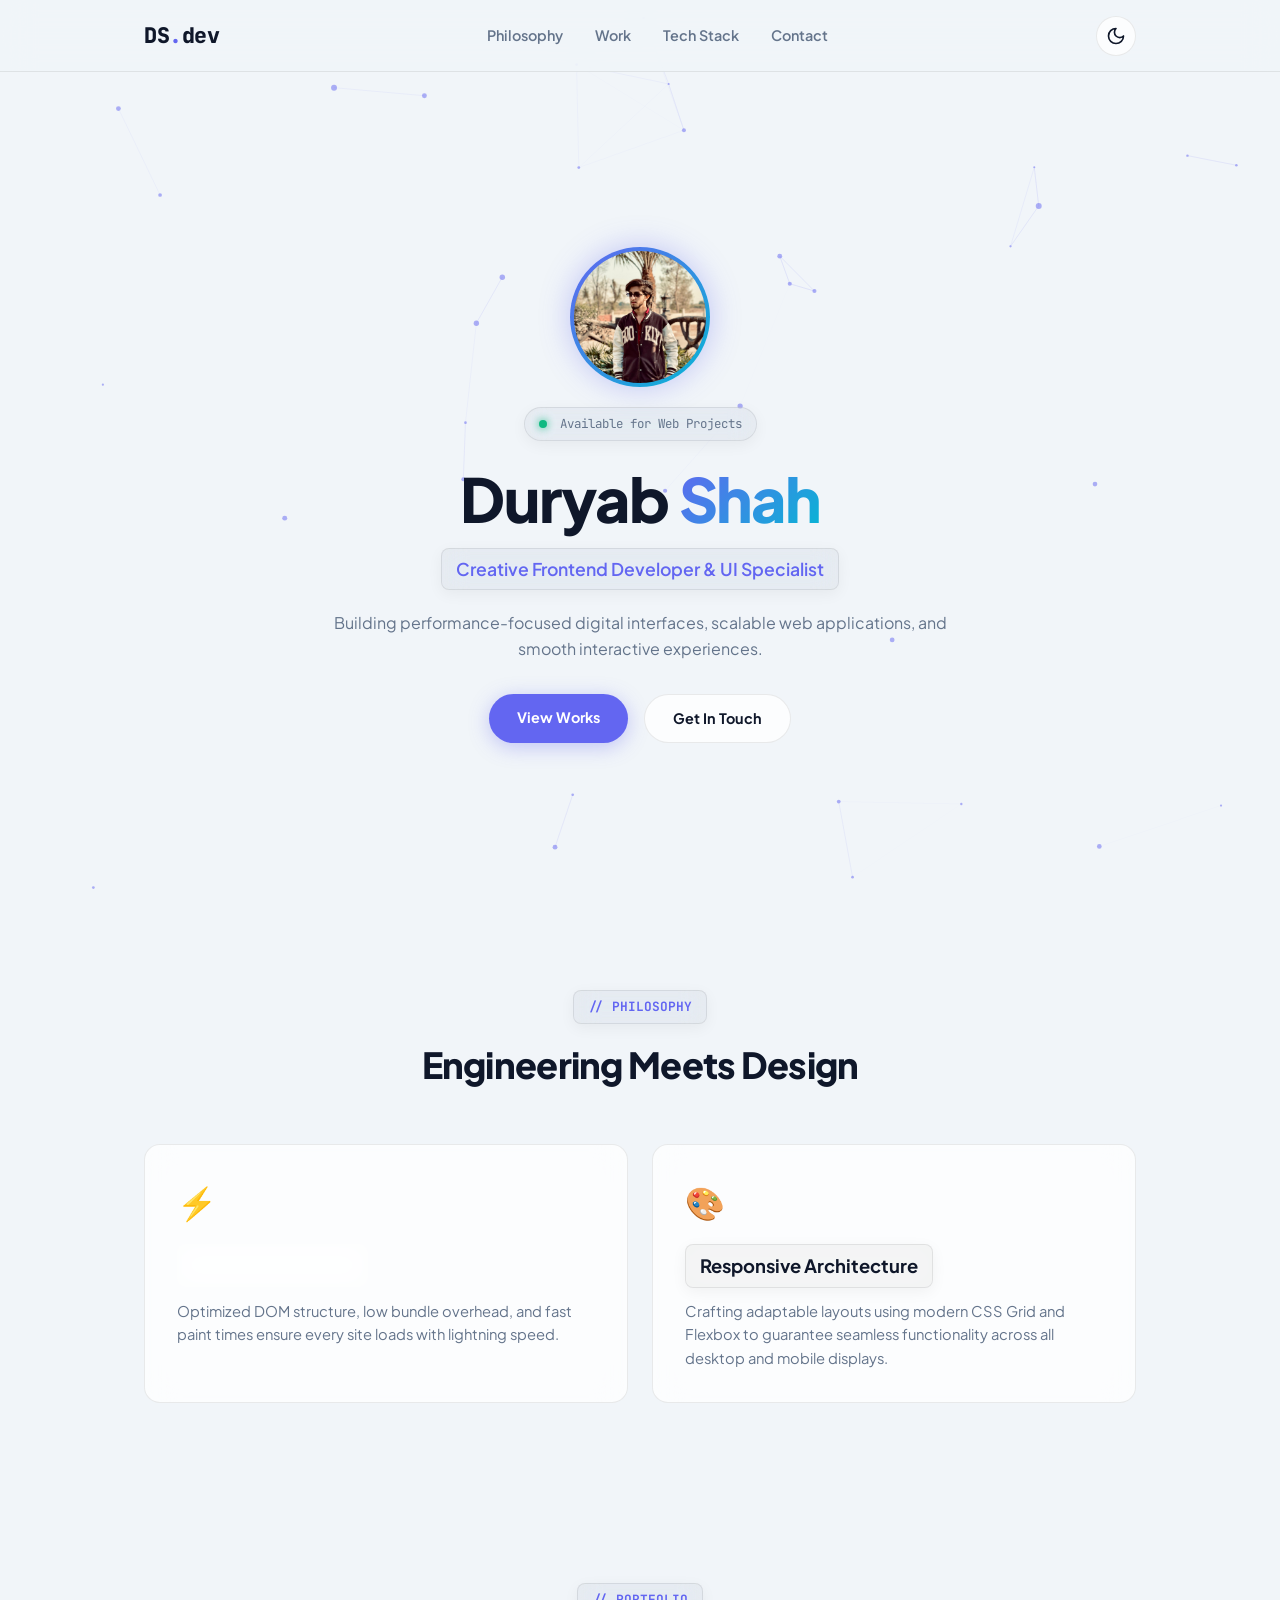
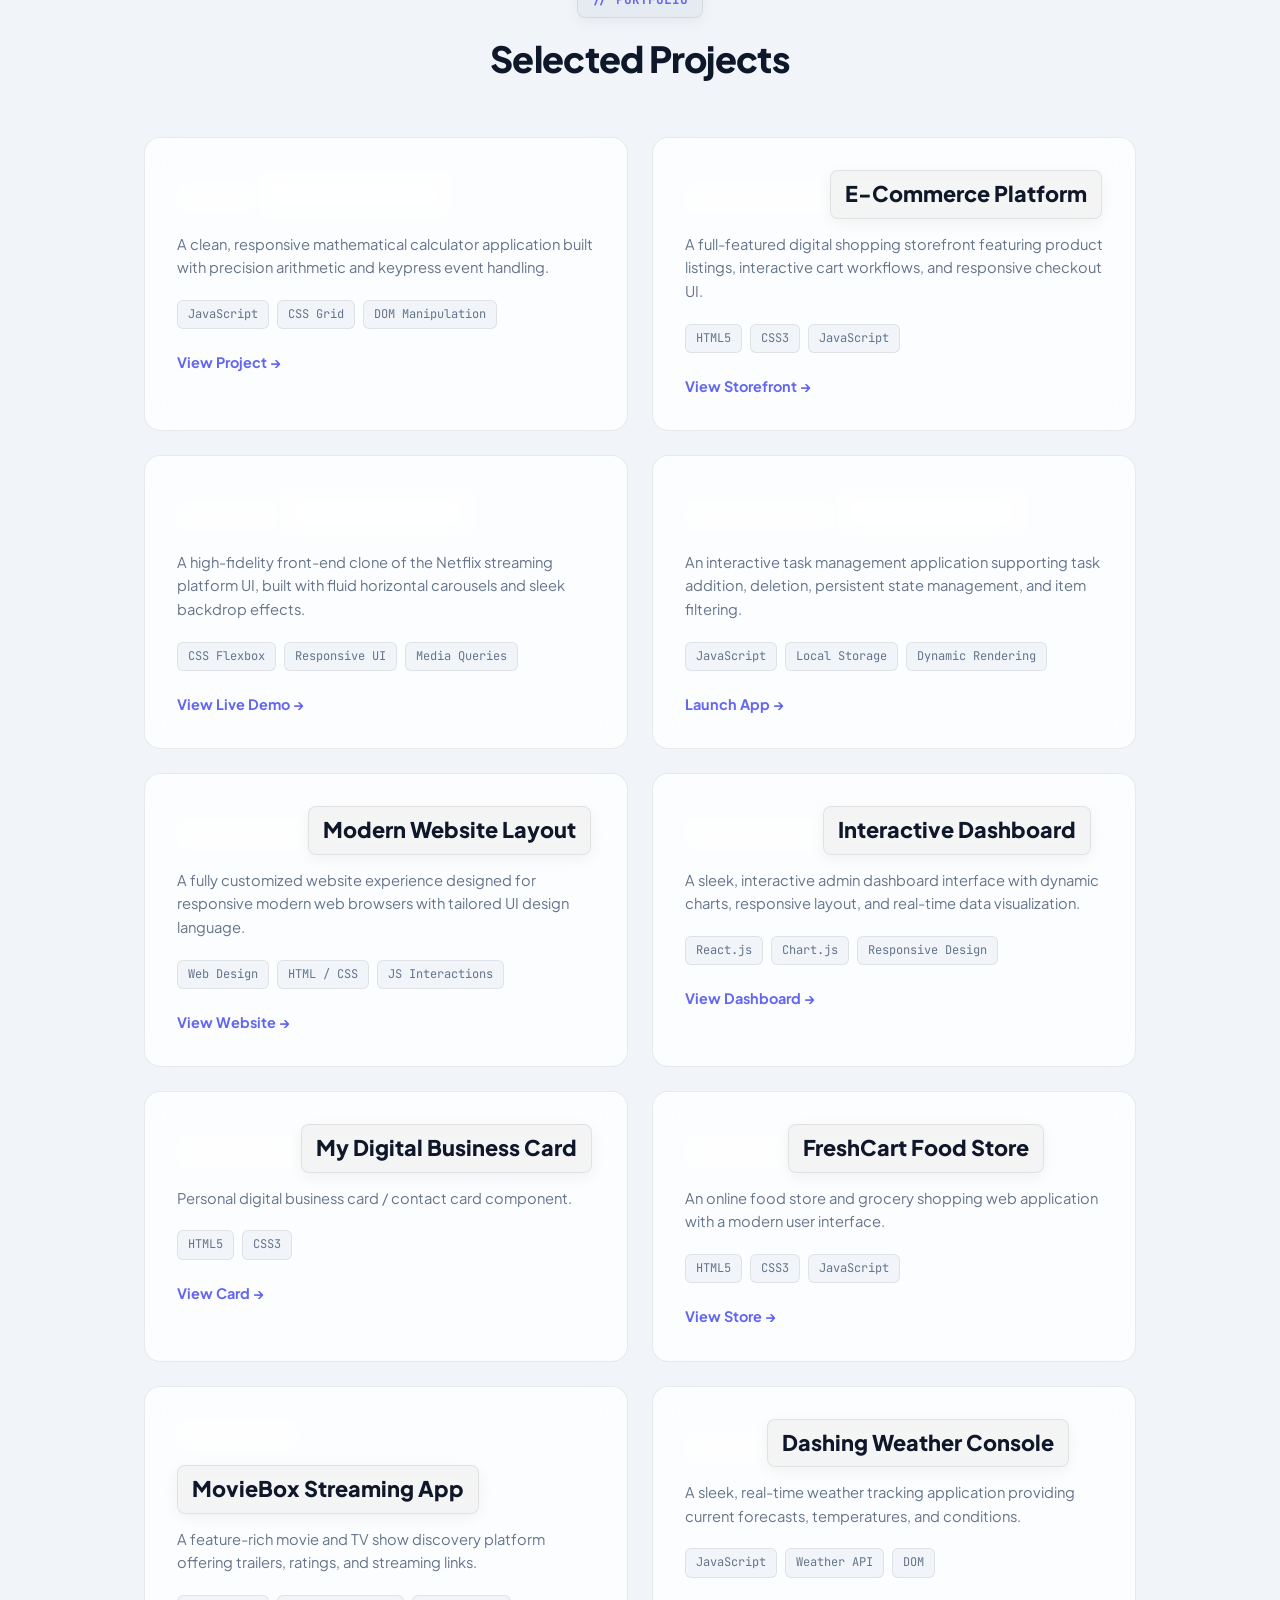
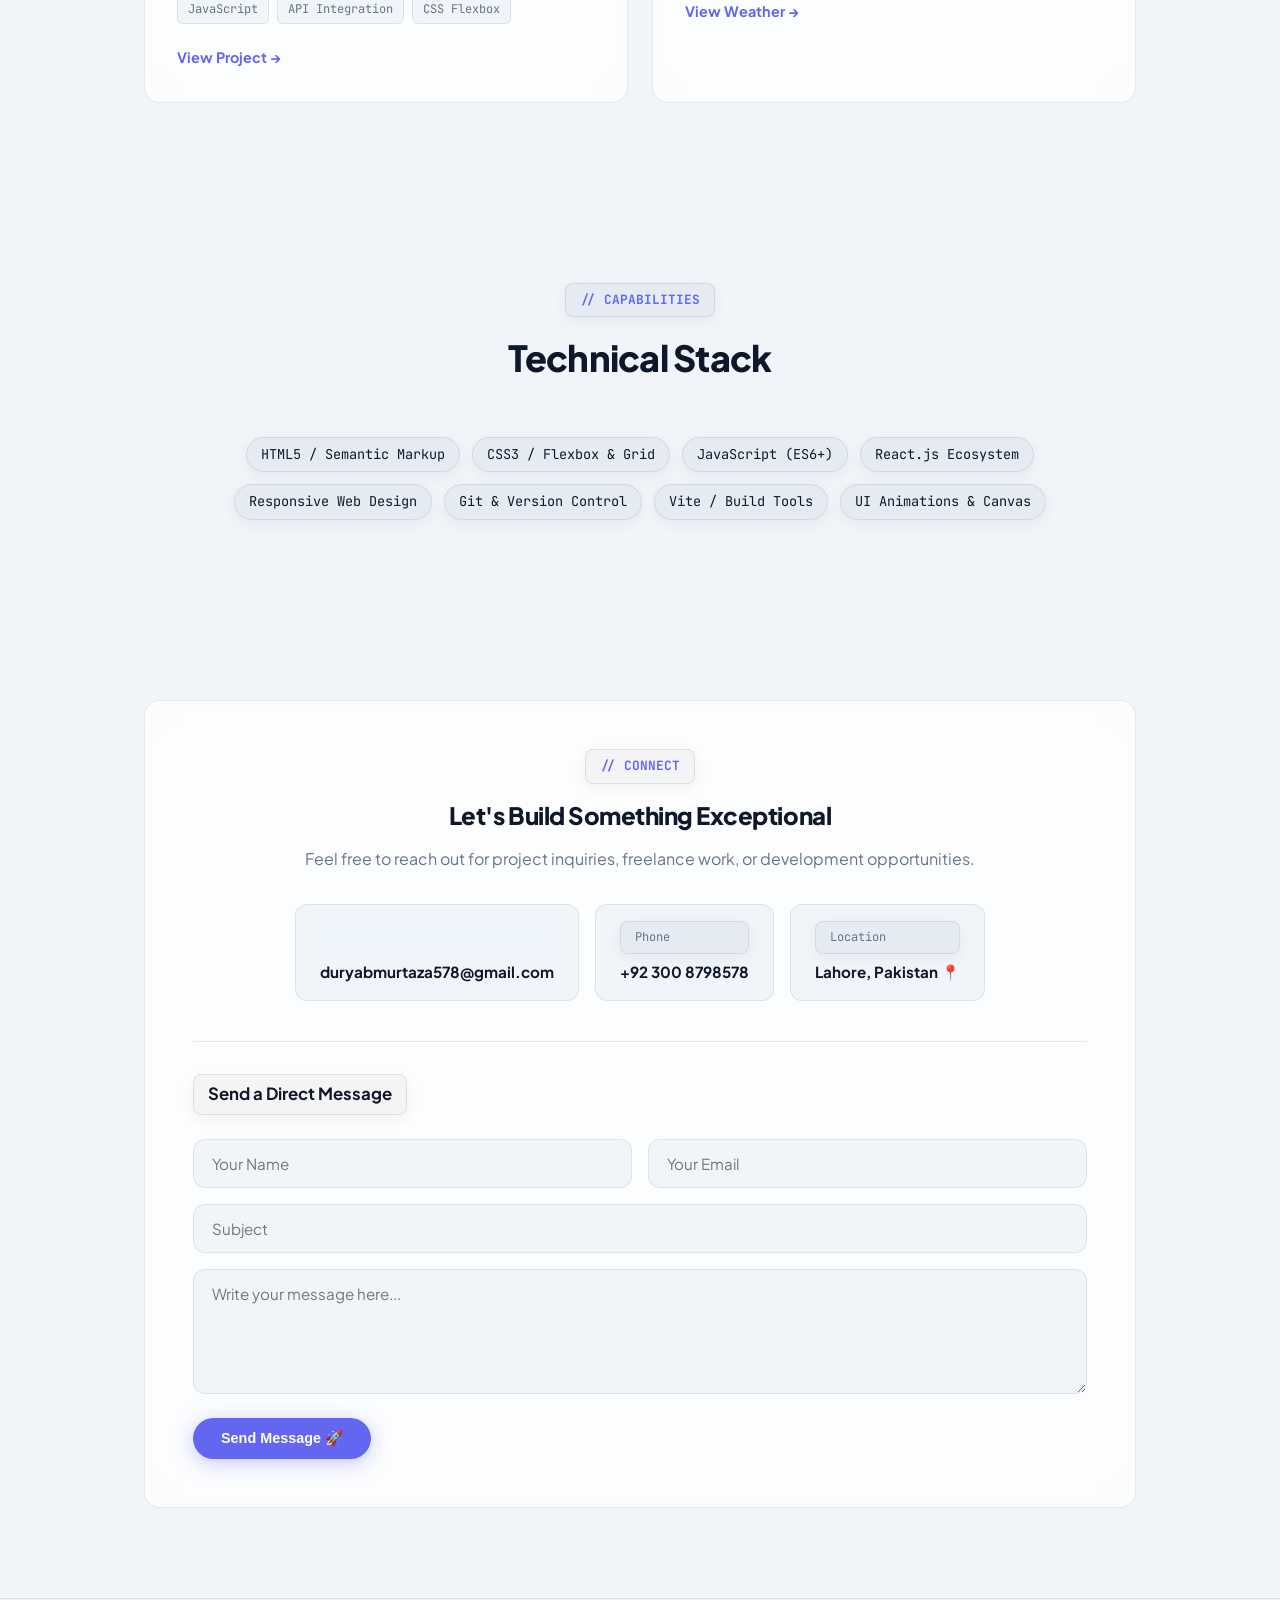
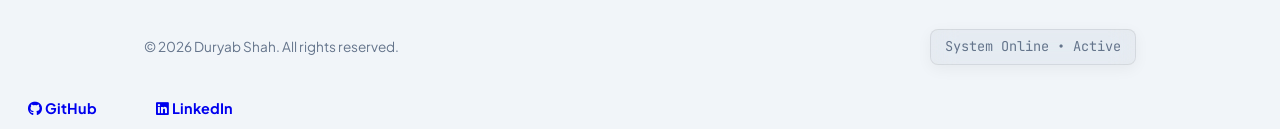
<file: index.html>
<!DOCTYPE html>
<html lang="en" data-theme="dark">
<head>
    <meta charset="UTF-8">
    <meta name="viewport" content="width=device-width, initial-scale=1.0">
    <title>Duryab Shah — Interactive Portfolio</title>
    
    <link rel="stylesheet" href="style.css">

    <!-- Google Fonts -->
    <link rel="preconnect" href="https://fonts.googleapis.com">
    <link rel="preconnect" href="https://fonts.gstatic.com" crossorigin>
    <link href="https://fonts.googleapis.com/css2?family=Plus+Jakarta+Sans:wght@300;400;500;600;700;800;900&family=JetBrains+Mono:wght@400;500;700&display=swap" rel="stylesheet">
</head>
<body>

    <!-- Dynamic 3D Interactive Canvas Background -->
    <canvas id="bg-canvas"></canvas>

    <!-- Scroll Progress Indicator -->
    <div id="progress-bar"></div>

    <!-- Navigation Bar -->
    <header class="navbar">
        <div class="nav-container">
            <a href="#" class="nav-brand">DS<span class="brand-dot">.</span>dev</a>
            
            <nav class="nav-links">
                <a href="#about">Philosophy</a>                
                <a href="#projects">Work</a>
                <a href="#skills">Tech Stack</a>
                <a href="#contact">Contact</a>
            </nav>

            <div class="nav-actions">
                <!-- Dark / Light Theme Switcher Button -->
                <button id="theme-toggle" class="theme-toggle-btn" aria-label="Toggle light and dark theme">
                    <svg class="sun-icon" xmlns="http://www.w3.org/2000/svg" width="20" height="20" viewBox="0 0 24 24" fill="none" stroke="currentColor" stroke-width="2" stroke-linecap="round" stroke-linejoin="round"><circle cx="12" cy="12" r="4"></circle><path d="M12 2v2"></path><path d="M12 20v2"></path><path d="m4.93 4.93 1.41 1.41"></path><path d="m17.66 17.66 1.41 1.41"></path><path d="M2 12h2"></path><path d="M20 12h2"></path><path d="m6.34 17.66-1.41 1.41"></path><path d="m19.07 4.93-1.41 1.41"></path></svg>
                    <svg class="moon-icon" xmlns="http://www.w3.org/2000/svg" width="20" height="20" viewBox="0 0 24 24" fill="none" stroke="currentColor" stroke-width="2" stroke-linecap="round" stroke-linejoin="round"><path d="M12 3a6 6 0 0 0 9 9 9 9 0 1 1-9-9Z"></path></svg>
                </button>

                <div class="menu-toggle" id="mobile-menu">
                    <span class="bar"></span>
                    <span class="bar"></span>
                </div>
            </div>
        </div>
    </header>

    <!-- Hero Section -->
    <section class="hero" id="hero">
        <div class="hero-container">
            <div class="profile-glow-wrapper">
                <img src="profile.png.jpeg" alt="Duryab Shah" class="profile-photo" onerror="this.src='https://via.placeholder.com/150/1e293b/6366f1?text=DS'">
            </div>

            <div class="badge-status glass-subheading">
                <span class="pulse-dot"></span> Available for Web Projects
            </div>

            <h1 class="hero-title">Duryab <span class="gradient-text">Shah</span></h1>
            <p class="hero-role glass-subheading">Creative Frontend Developer &amp; UI Specialist</p>
            <p class="hero-description">Building performance-focused digital interfaces, scalable web applications, and smooth interactive experiences.</p>

            <div class="hero-buttons">
                <a href="#projects" class="btn btn-primary">View Works</a>
                <a href="#contact" class="btn btn-secondary">Get In Touch</a>
            </div>
        </div>
    </section>

    <!-- About Section -->
    <section class="section section-reveal" id="about">
        <div class="container">
            <div class="section-heading">
                <span class="section-tag glass-subheading">// PHILOSOPHY</span>
                <h2>Engineering Meets Design</h2>
            </div>

            <div class="about-grid">
                <div class="about-card glassmorphism">
                    <div class="card-icon">⚡</div>
                    <h3 class="glass-subheading">High Performance</h3>
                    <p>Optimized DOM structure, low bundle overhead, and fast paint times ensure every site loads with lightning speed.</p>
                </div>
                <div class="about-card glassmorphism">
                    <div class="card-icon">🎨</div>
                    <h3 class="glass-subheading">Responsive Architecture</h3>
                    <p>Crafting adaptable layouts using modern CSS Grid and Flexbox to guarantee seamless functionality across all desktop and mobile displays.</p>
                </div>
            </div>
        </div>
    </section>

    <!-- Projects Section -->
    <section class="section section-reveal" id="projects">
        <div class="container">
            <div class="section-heading">
                <span class="section-tag glass-subheading">// PORTFOLIO</span>
                <h2>Selected Projects</h2>
            </div>

            <div class="project-grid">
                <!-- Project 1: Calculator -->
                <article class="project-card glassmorphism">
                    <div class="project-badge glass-subheading">Web App</div>
                    <h3 class="glass-subheading">Calculator App</h3>
                    <p>A clean, responsive mathematical calculator application built with precision arithmetic and keypress event handling.</p>
                    <div class="project-tags">
                        <span class="tag">JavaScript</span>
                        <span class="tag">CSS Grid</span>
                        <span class="tag">DOM Manipulation</span>
                    </div>
                    <div class="project-links">
                        <a href="calculator/index.html" target="_blank" class="btn-link">View Project &rarr;</a>
                    </div>
                </article>

                <!-- Project 2: E-Commerce -->
                <article class="project-card glassmorphism">
                    <div class="project-badge glass-subheading">Featured Web App</div>
                    <h3 class="glass-subheading">E-Commerce Platform</h3>
                    <p>A full-featured digital shopping storefront featuring product listings, interactive cart workflows, and responsive checkout UI.</p>
                    <div class="project-tags">
                        <span class="tag">HTML5</span>
                        <span class="tag">CSS3</span>
                        <span class="tag">JavaScript</span>
                    </div>
                    <div class="project-links">
                        <a href="e commerce/index.html" target="_blank" class="btn-link">View Storefront &rarr;</a>
                    </div>
                </article>

                <!-- Project 3: Netflix Clone -->
                <article class="project-card glassmorphism">
                    <div class="project-badge glass-subheading">UI Replica</div>
                    <h3 class="glass-subheading">Netflix UI Clone</h3>
                    <p>A high-fidelity front-end clone of the Netflix streaming platform UI, built with fluid horizontal carousels and sleek backdrop effects.</p>
                    <div class="project-tags">
                        <span class="tag">CSS Flexbox</span>
                        <span class="tag">Responsive UI</span>
                        <span class="tag">Media Queries</span>
                    </div>
                    <div class="project-links">
                        <a href="netflix clone/index.html" target="_blank" class="btn-link">View Live Demo &rarr;</a>
                    </div>
                </article>

                <!-- Project 4: Todo List App -->
                <article class="project-card glassmorphism">
                    <div class="project-badge glass-subheading">Productivity Tool</div>
                    <h3 class="glass-subheading">To-Do List App</h3>
                    <p>An interactive task management application supporting task addition, deletion, persistent state management, and item filtering.</p>
                    <div class="project-tags">
                        <span class="tag">JavaScript</span>
                        <span class="tag">Local Storage</span>
                        <span class="tag">Dynamic Rendering</span>
                    </div>
                    <div class="project-links">
                        <a href="todo-list-app/index.html" target="_blank" class="btn-link">Launch App &rarr;</a>
                    </div>
                </article>

                <!-- Project 5: Custom Website -->
                <article class="project-card glassmorphism">
                    <div class="project-badge glass-subheading">Client Project</div>
                    <h3 class="glass-subheading">Modern Website Layout</h3>
                    <p>A fully customized website experience designed for responsive modern web browsers with tailored UI design language.</p>
                    <div class="project-tags">
                        <span class="tag">Web Design</span>
                        <span class="tag">HTML / CSS</span>
                        <span class="tag">JS Interactions</span>
                    </div>
                    <div class="project-links">
                        <a href="website/index.html" target="_blank" class="btn-link">View Website &rarr;</a>
                    </div>
                </article>

                <!-- Project 6: Dashboard project -->
                <article class="project-card glassmorphism">
                    <div class="project-badge glass-subheading">Admin Dashboard</div>
                    <h3 class="glass-subheading">Interactive Dashboard</h3>
                    <p>A sleek, interactive admin dashboard interface with dynamic charts, responsive layout, and real-time data visualization.</p>
                    <div class="project-tags">
                        <span class="tag">React.js</span>
                        <span class="tag">Chart.js</span>
                        <span class="tag">Responsive Design</span>
                    </div>
                    <div class="project-links">
                        <a href="dashboard/index.html" target="_blank" class="btn-link">View Dashboard &rarr;</a>
                    </div>
                </article>

                <!-- Project 7: My Card Project -->
                <article class="project-card glassmorphism">
                    <div class="project-badge glass-subheading">Personal Card</div>
                    <h3 class="glass-subheading">My Digital Business Card</h3>
                    <p>Personal digital business card / contact card component.</p>
                    <div class="project-tags">
                        <span class="tag">HTML5</span>
                        <span class="tag">CSS3</span>
                    </div>
                    <div class="project-links">
                        <a href="my card/index.html" target="_blank" class="btn-link">View Card &rarr;</a>
                    </div>
                </article>

                <!-- Project 8: Food Store Project -->
                <article class="project-card glassmorphism">
                    <div class="project-badge glass-subheading">E-Commerce</div>
                    <h3 class="glass-subheading">FreshCart Food Store</h3>
                    <p>An online food store and grocery shopping web application with a modern user interface.</p>
                    <div class="project-tags">
                        <span class="tag">HTML5</span>
                        <span class="tag">CSS3</span>
                        <span class="tag">JavaScript</span>
                    </div>
                    <div class="project-links">
                        <a href="food store/index.html" target="_blank" class="btn-link">View Store &rarr;</a>
                    </div>
                </article>

                <!-- Project 9: MovieBox Project -->
                <article class="project-card glassmorphism">
                    <div class="project-badge glass-subheading">Entertainment</div>
                    <h3 class="glass-subheading">MovieBox Streaming App</h3>
                    <p>A feature-rich movie and TV show discovery platform offering trailers, ratings, and streaming links.</p>
                    <div class="project-tags">
                        <span class="tag">JavaScript</span>
                        <span class="tag">API Integration</span>
                        <span class="tag">CSS Flexbox</span>
                    </div>
                    <div class="project-links">
                        <a href="movie box/index.html" target="_blank" class="btn-link">View Project &rarr;</a>
                    </div>
                </article>

                <!-- Project 10: Weather Console Project -->
                <article class="project-card glassmorphism">
                    <div class="project-badge glass-subheading">Utility</div>
                    <h3 class="glass-subheading">Dashing Weather Console</h3>
                    <p>A sleek, real-time weather tracking application providing current forecasts, temperatures, and conditions.</p>
                    <div class="project-tags">
                        <span class="tag">JavaScript</span>
                        <span class="tag">Weather API</span>
                        <span class="tag">DOM</span>
                    </div>
                    <div class="project-links">
                        <a href="weather/index.html" target="_blank" class="btn-link">View Weather &rarr;</a>
                    </div>
                </article>
            </div>
        </div>
    </section>

    <!-- Skills Section -->
    <section class="section section-reveal" id="skills">
        <div class="container">
            <div class="section-heading">
                <span class="section-tag glass-subheading">// CAPABILITIES</span>
                <h2>Technical Stack</h2>
            </div>

            <div class="skills-flex">
                <div class="skill-chip glass-subheading">HTML5 / Semantic Markup</div>
                <div class="skill-chip glass-subheading">CSS3 / Flexbox &amp; Grid</div>
                <div class="skill-chip glass-subheading">JavaScript (ES6+)</div>
                <div class="skill-chip glass-subheading">React.js Ecosystem</div>
                <div class="skill-chip glass-subheading">Responsive Web Design</div>
                <div class="skill-chip glass-subheading">Git &amp; Version Control</div>
                <div class="skill-chip glass-subheading">Vite / Build Tools</div>
                <div class="skill-chip glass-subheading">UI Animations &amp; Canvas</div>
            </div>
        </div>
    </section>

    <!-- Contact Section -->
    <section class="section section-reveal" id="contact">
        <div class="container">
            <div class="contact-box glassmorphism">
                <span class="section-tag glass-subheading">// CONNECT</span>
                <h2>Let's Build Something Exceptional</h2>
                <p>Feel free to reach out for project inquiries, freelance work, or development opportunities.</p>

                <!-- Quick Action Contact Buttons -->
                <div class="contact-buttons">
                    <a href="mailto:duryabmurtaza578@gmail.com" class="contact-card-btn">
                        <span class="glass-subheading">Email</span>
                        <strong>duryabmurtaza578@gmail.com</strong>
                    </a>
                    <a href="tel:+923008798578" class="contact-card-btn">
                        <span class="glass-subheading">Phone</span>
                        <strong>+92 300 8798578</strong>
                    </a>
                    <a href="https://maps.google.com/?q=Lahore,Pakistan" target="_blank" class="contact-card-btn">
                        <span class="glass-subheading">Location</span>
                        <strong>Lahore, Pakistan 📍</strong>
                    </a>
                </div>

                <!-- Message Me Form -->
                <div class="contact-form-wrapper">
                    <h3 class="form-title glass-subheading">Send a Direct Message</h3>
                    <form action="mailto:duryabmurtaza578@gmail.com" method="post" enctype="text/plain" class="contact-form">
                        <div class="form-group-row">
                            <input type="text" name="Name" placeholder="Your Name" required class="form-input">
                            <input type="email" name="Email" placeholder="Your Email" required class="form-input">
                        </div>
                        <input type="text" name="Subject" placeholder="Subject" required class="form-input">
                        <textarea name="Message" rows="5" placeholder="Write your message here..." required class="form-input form-textarea"></textarea>
                        <button type="submit" class="btn btn-primary form-submit-btn">Send Message 🚀</button>
                    </form>
                </div>
            </div>
        </div>
    </section>

    <!-- Footer -->
    <footer class="footer">
        <div class="container footer-content">
            <p>&copy; <span id="year"></span> Duryab Shah. All rights reserved.</p>
            <p class="footer-status glass-subheading">System Online &bull; Active</p>
        </div>
    </footer>

    <!-- Include Font Awesome Icons -->
    <link rel="stylesheet" href="https://cdnjs.cloudflare.com/ajax/libs/font-awesome/6.4.0/css/all.min.css">

    <!-- Button Container -->
    <div class="social-buttons">
      <a href="https://github.com/duryabmurtaza578-max" target="_blank" rel="noopener noreferrer" class="btn github">
        <i class="fab fa-github"></i> GitHub
      </a>
      <a href="https://www.linkedin.com/in/duryab-murtaza-76b739404/" target="_blank" rel="noopener noreferrer" class="btn linkedin">
        <i class="fab fa-linkedin"></i> LinkedIn
      </a>
    </div>

    <script src="script.js"></script>
</body>
</html>
</file>
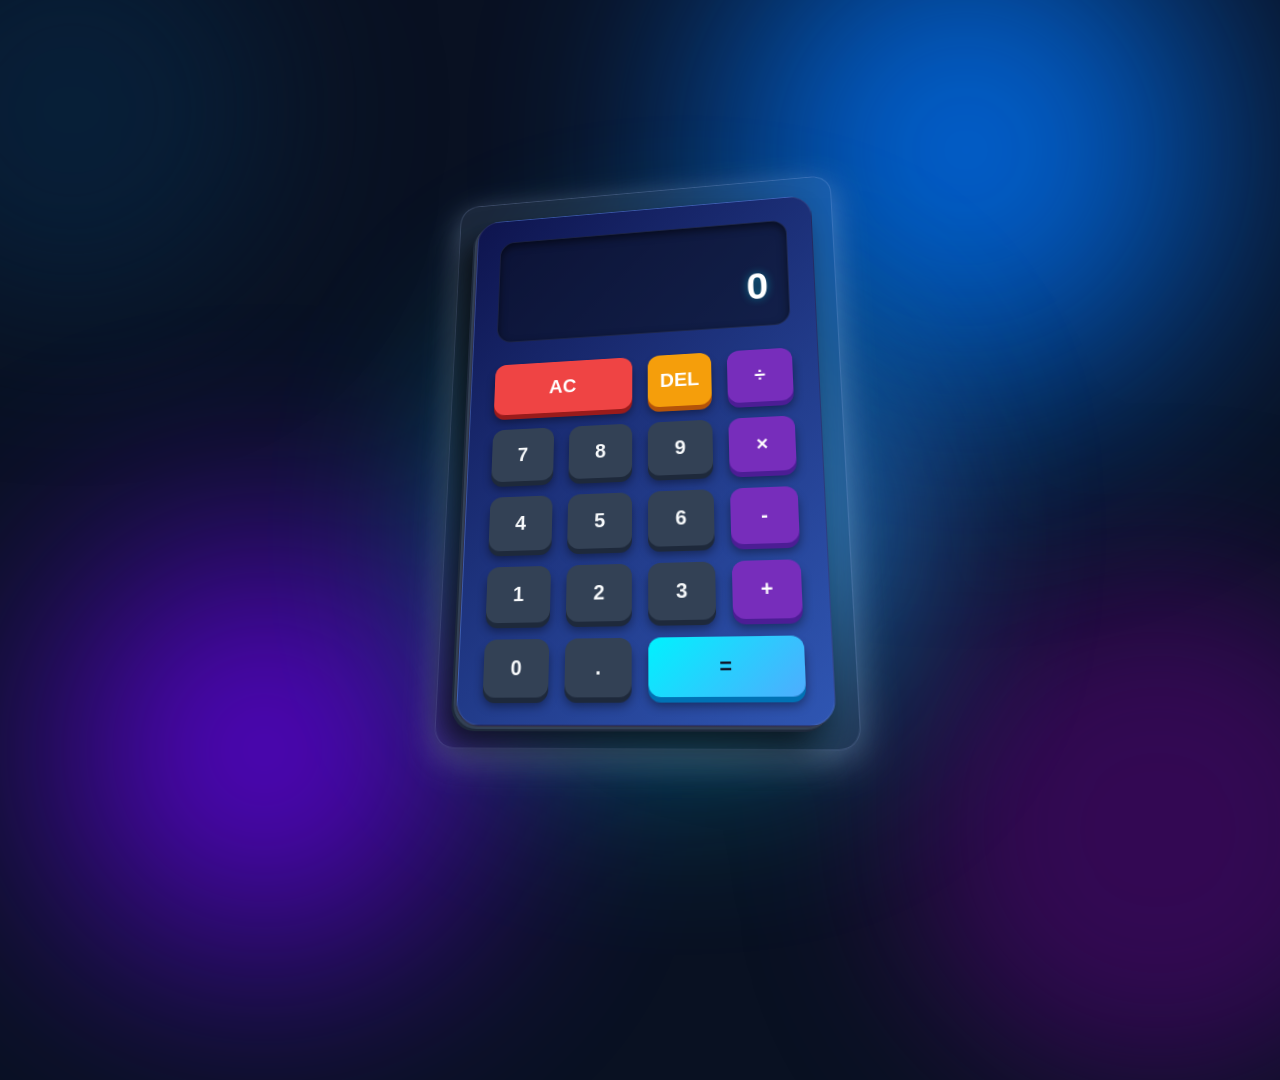
<file: calculator/index.html>
<!DOCTYPE html>
<html lang="en">
<head>
    <meta charset="UTF-8">
    <meta name="viewport" content="width=device-width, initial-scale=1.0">
    <title>3D Interactive Calculator</title>
    <link rel="stylesheet" href="style.css">
</head>
<body>
    <!-- Animated Cartoon-Style Background Blobs -->
    <div class="bg-animation">
        <div class="blob blob-1"></div>
        <div class="blob blob-2"></div>
        <div class="blob blob-3"></div>
    </div>

   <div class="bubble b1"></div>
   <div class="bubble b2"></div>
   <div class="bubble b3"></div>

    <!-- Main 3D Calculator Container -->
    <div class="calculator-container">
        <div class="calculator-3d">
            <!-- Screen Display -->
            <div class="screen">
                <div class="previous-operand" id="previous-display"></div>
                <div class="current-operand" id="current-display">0</div>
            </div>
            
            <!-- Button Grid -->
            <div class="buttons-grid">
                <button class="btn btn-clear span-two" onclick="clearScreen()">AC</button>
                <button class="btn btn-delete" onclick="deleteNumber()">DEL</button>
                <button class="btn btn-operator" onclick="appendOperator('/')">÷</button>
                
                <button class="btn" onclick="appendNumber('7')">7</button>
                <button class="btn" onclick="appendNumber('8')">8</button>
                <button class="btn" onclick="appendNumber('9')">9</button>
                <button class="btn btn-operator" onclick="appendOperator('*')">×</button>
                
                <button class="btn" onclick="appendNumber('4')">4</button>
                <button class="btn" onclick="appendNumber('5')">5</button>
                <button class="btn" onclick="appendNumber('6')">6</button>
                <button class="btn btn-operator" onclick="appendOperator('-')">-</button>
                
                <button class="btn" onclick="appendNumber('1')">1</button>
                <button class="btn" onclick="appendNumber('2')">2</button>
                <button class="btn" onclick="appendNumber('3')">3</button>
                <button class="btn btn-operator" onclick="appendOperator('+')">+</button>
                
                <button class="btn" onclick="appendNumber('0')">0</button>
                <button class="btn" onclick="appendNumber('.')">.</button>
                <button class="btn btn-equals span-two" onclick="calculate()">=</button>
            </div>
        </div>
    </div>

    <script src="script.js"></script>
</body>
</html>
</file>
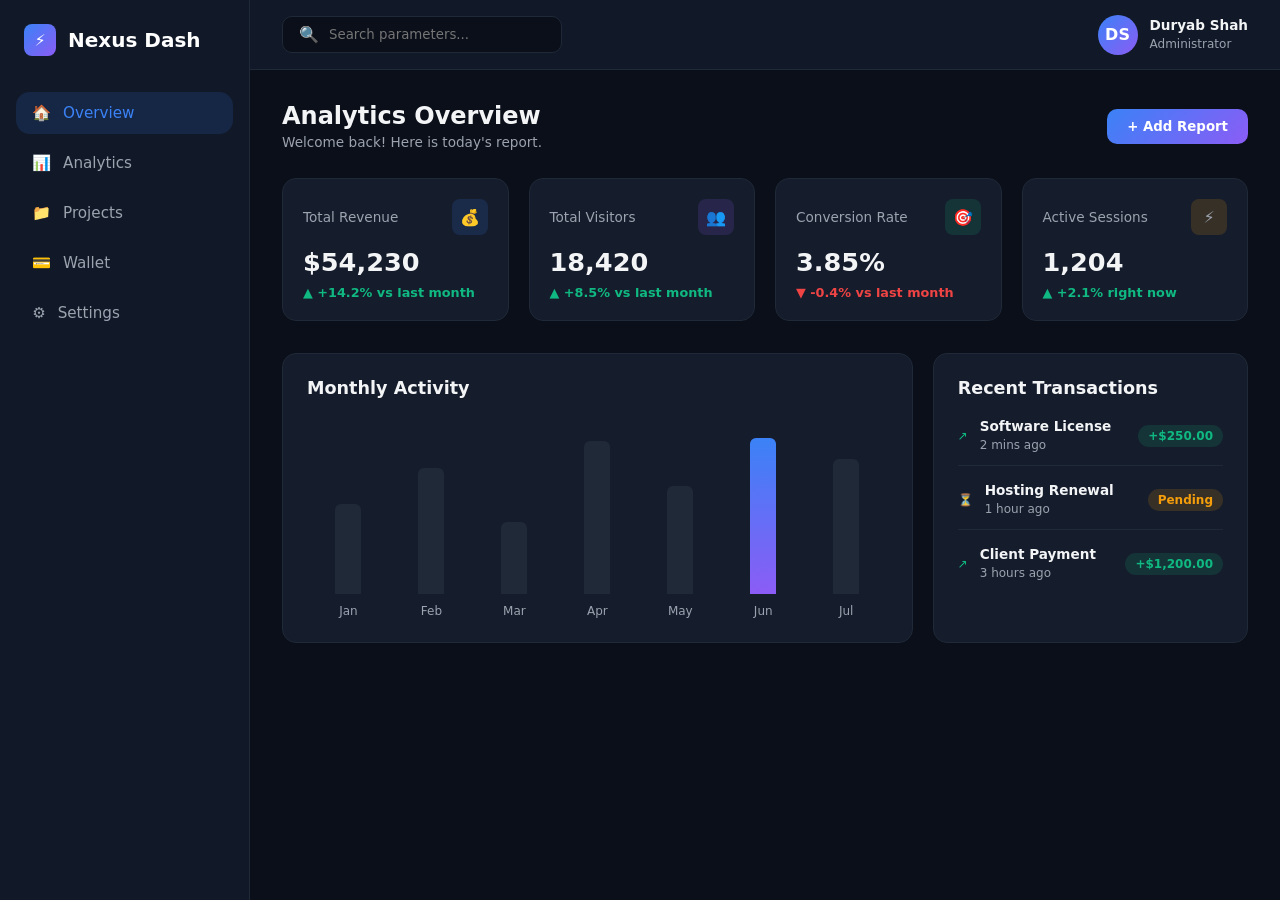
<file: dashboard/index.html>
<!DOCTYPE html>
<html lang="en">
<head>
  <meta charset="UTF-8">
  <meta name="viewport" content="width=device-width, initial-scale=1.0">
  <title>Nexus Dash - Interactive Dashboard</title>
  <style>
    :root {
      --bg-main: #0b0f19;
      --bg-card: #151c2c;
      --bg-sidebar: #111827;
      --border-color: #1f2937;
      
      --accent-blue: #3b82f6;
      --accent-purple: #8b5cf6;
      --accent-green: #10b981;
      --accent-orange: #f59e0b;
      --accent-red: #ef4444;
      
      --text-main: #f3f4f6;
      --text-sub: #9ca3af;
      --radius: 14px;
    }

    * {
      margin: 0;
      padding: 0;
      box-sizing: border-box;
      font-family: system-ui, -apple-system, BlinkMacSystemFont, 'Segoe UI', Roboto, sans-serif;
    }

    body {
      background-color: var(--bg-main);
      color: var(--text-main);
      display: flex;
      min-height: 100vh;
      overflow-x: hidden;
    }

    /* SIDEBAR */
    .sidebar {
      width: 250px;
      background-color: var(--bg-sidebar);
      border-right: 1px solid var(--border-color);
      display: flex;
      flex-direction: column;
      padding: 24px 16px;
    }

    .brand {
      display: flex;
      align-items: center;
      gap: 12px;
      font-size: 1.25rem;
      font-weight: 700;
      color: #ffffff;
      margin-bottom: 36px;
      padding-left: 8px;
    }

    .brand-icon {
      width: 32px;
      height: 32px;
      background: linear-gradient(135deg, var(--accent-blue), var(--accent-purple));
      border-radius: 8px;
      display: flex;
      align-items: center;
      justify-content: center;
      font-size: 1rem;
    }

    .nav-links {
      display: flex;
      flex-direction: column;
      gap: 8px;
      list-style: none;
    }

    .nav-btn {
      display: flex;
      align-items: center;
      gap: 12px;
      padding: 12px 16px;
      color: var(--text-sub);
      background: transparent;
      border: none;
      width: 100%;
      text-align: left;
      border-radius: var(--radius);
      font-weight: 500;
      font-size: 0.95rem;
      cursor: pointer;
      transition: all 0.2s ease;
    }

    .nav-btn:hover {
      background-color: rgba(255, 255, 255, 0.05);
      color: var(--text-main);
    }

    .nav-btn.active {
      background-color: rgba(59, 130, 246, 0.15);
      color: var(--accent-blue);
    }

    /* MAIN CONTAINER */
    .main-wrapper {
      flex: 1;
      display: flex;
      flex-direction: column;
    }

    /* HEADER */
    .header {
      height: 70px;
      border-bottom: 1px solid var(--border-color);
      display: flex;
      align-items: center;
      justify-content: space-between;
      padding: 0 32px;
      background-color: var(--bg-sidebar);
    }

    .search-box {
      background-color: var(--bg-main);
      border: 1px solid var(--border-color);
      border-radius: 10px;
      padding: 8px 16px;
      display: flex;
      align-items: center;
      gap: 10px;
      width: 280px;
    }

    .search-box input {
      background: none;
      border: none;
      outline: none;
      color: var(--text-main);
      width: 100%;
    }

    .user-profile {
      display: flex;
      align-items: center;
      gap: 12px;
    }

    .avatar-icon {
      width: 40px;
      height: 40px;
      border-radius: 50%;
      background: linear-gradient(135deg, var(--accent-blue), var(--accent-purple));
      display: flex;
      align-items: center;
      justify-content: center;
      font-weight: 700;
      color: #ffffff;
    }

    .user-info p {
      font-size: 0.85rem;
      font-weight: 600;
    }

    .user-info span {
      font-size: 0.75rem;
      color: var(--text-sub);
    }

    /* CONTENT BODY & VIEWS */
    .dashboard-content {
      padding: 32px;
      overflow-y: auto;
    }

    .tab-content {
      display: none;
      animation: fadeIn 0.3s ease-in-out;
    }

    .tab-content.active {
      display: block;
    }

    @keyframes fadeIn {
      from { opacity: 0; transform: translateY(6px); }
      to { opacity: 1; transform: translateY(0); }
    }

    .title-bar {
      display: flex;
      justify-content: space-between;
      align-items: center;
      margin-bottom: 28px;
    }

    .title-bar h1 {
      font-size: 1.5rem;
      font-weight: 700;
    }

    .title-bar p {
      color: var(--text-sub);
      font-size: 0.85rem;
      margin-top: 4px;
    }

    .btn-primary {
      background: linear-gradient(135deg, var(--accent-blue), var(--accent-purple));
      color: #ffffff;
      border: none;
      padding: 10px 20px;
      border-radius: 10px;
      font-weight: 600;
      cursor: pointer;
      transition: opacity 0.2s ease;
    }

    .btn-primary:hover {
      opacity: 0.9;
    }

    /* METRIC STAT CARDS */
    .stats-grid {
      display: grid;
      grid-template-columns: repeat(auto-fit, minmax(220px, 1fr));
      gap: 20px;
      margin-bottom: 32px;
    }

    .stat-card {
      background-color: var(--bg-card);
      border: 1px solid var(--border-color);
      border-radius: var(--radius);
      padding: 20px;
    }

    .stat-header {
      display: flex;
      justify-content: space-between;
      align-items: center;
      margin-bottom: 12px;
      color: var(--text-sub);
      font-size: 0.85rem;
    }

    .icon-box {
      width: 36px;
      height: 36px;
      border-radius: 8px;
      display: flex;
      align-items: center;
      justify-content: center;
      font-size: 1rem;
    }

    .icon-blue { background: rgba(59, 130, 246, 0.15); }
    .icon-purple { background: rgba(139, 92, 246, 0.15); }
    .icon-green { background: rgba(16, 185, 129, 0.15); }
    .icon-orange { background: rgba(245, 158, 11, 0.15); }

    .stat-value {
      font-size: 1.6rem;
      font-weight: 700;
      margin-bottom: 8px;
    }

    .stat-trend {
      font-size: 0.8rem;
      font-weight: 600;
    }

    .trend-up { color: var(--accent-green); }
    .trend-down { color: var(--accent-red); }

    /* DASHBOARD SECTIONS */
    .dashboard-sections {
      display: grid;
      grid-template-columns: 2fr 1fr;
      gap: 20px;
    }

    @media (max-width: 960px) {
      .dashboard-sections {
        grid-template-columns: 1fr;
      }
    }

    .section-card {
      background-color: var(--bg-card);
      border: 1px solid var(--border-color);
      border-radius: var(--radius);
      padding: 24px;
    }

    .section-card h3 {
      margin-bottom: 20px;
      font-size: 1.1rem;
    }

    /* BAR CHART VISUAL */
    .chart-box {
      display: flex;
      align-items: flex-end;
      justify-content: space-between;
      height: 200px;
      padding-top: 20px;
    }

    .bar-item {
      display: flex;
      flex-direction: column;
      align-items: center;
      gap: 10px;
      height: 100%;
      justify-content: flex-end;
      flex: 1;
    }

    .bar-fill {
      width: 26px;
      background-color: var(--border-color);
      border-radius: 6px 6px 0 0;
      transition: all 0.3s ease;
    }

    .bar-item:hover .bar-fill, .bar-item.active .bar-fill {
      background: linear-gradient(180deg, var(--accent-blue), var(--accent-purple));
    }

    .bar-item span {
      font-size: 0.75rem;
      color: var(--text-sub);
    }

    /* TRANSACTION LIST */
    .activity-list {
      display: flex;
      flex-direction: column;
      gap: 16px;
    }

    .activity-item {
      display: flex;
      align-items: center;
      justify-content: space-between;
      padding-bottom: 12px;
      border-bottom: 1px solid var(--border-color);
    }

    .activity-item:last-child {
      border-bottom: none;
    }

    .act-info {
      display: flex;
      align-items: center;
      gap: 12px;
    }

    .act-info p {
      font-size: 0.85rem;
      font-weight: 600;
    }

    .act-info span {
      font-size: 0.75rem;
      color: var(--text-sub);
    }

    .badge {
      padding: 4px 10px;
      border-radius: 20px;
      font-size: 0.75rem;
      font-weight: 600;
    }

    .badge-success { background: rgba(16, 185, 129, 0.15); color: var(--accent-green); }
    .badge-pending { background: rgba(245, 158, 11, 0.15); color: var(--accent-orange); }
  </style>
</head>
<body>

  <!-- Sidebar -->
  <aside class="sidebar">
    <div class="brand">
      <div class="brand-icon">⚡</div>
      <span>Nexus Dash</span>
    </div>
    <ul class="nav-links">
      <li><button class="nav-btn active" onclick="switchTab('overview', this)"><span>🏠</span> Overview</button></li>
      <li><button class="nav-btn" onclick="switchTab('analytics', this)"><span>📊</span> Analytics</button></li>
      <li><button class="nav-btn" onclick="switchTab('projects', this)"><span>📁</span> Projects</button></li>
      <li><button class="nav-btn" onclick="switchTab('wallet', this)"><span>💳</span> Wallet</button></li>
      <li><button class="nav-btn" onclick="switchTab('settings', this)"><span>⚙️</span> Settings</button></li>
    </ul>
  </aside>

  <!-- Main Area -->
  <div class="main-wrapper">
    
    <!-- Header Navbar -->
    <header class="header">
      <div class="search-box">
        <span>🔍</span>
        <input type="text" placeholder="Search parameters...">
      </div>

      <div class="user-profile">
        <div class="avatar-icon">DS</div>
        <div class="user-info">
          <p>Duryab Shah</p>
          <span>Administrator</span>
        </div>
      </div>
    </header>

    <!-- Main Content -->
    <main class="dashboard-content">
      
      <!-- TAB 1: OVERVIEW -->
      <div id="overview" class="tab-content active">
        <div class="title-bar">
          <div>
            <h1>Analytics Overview</h1>
            <p>Welcome back! Here is today's report.</p>
          </div>
          <button class="btn-primary" onclick="alert('Report exported successfully!')">+ Add Report</button>
        </div>

        <!-- Stats Grid -->
        <div class="stats-grid">
          <div class="stat-card">
            <div class="stat-header">
              <span>Total Revenue</span>
              <div class="icon-box icon-blue">💰</div>
            </div>
            <div class="stat-value">$54,230</div>
            <div class="stat-trend trend-up">▲ +14.2% vs last month</div>
          </div>

          <div class="stat-card">
            <div class="stat-header">
              <span>Total Visitors</span>
              <div class="icon-box icon-purple">👥</div>
            </div>
            <div class="stat-value">18,420</div>
            <div class="stat-trend trend-up">▲ +8.5% vs last month</div>
          </div>

          <div class="stat-card">
            <div class="stat-header">
              <span>Conversion Rate</span>
              <div class="icon-box icon-green">🎯</div>
            </div>
            <div class="stat-value">3.85%</div>
            <div class="stat-trend trend-down">▼ -0.4% vs last month</div>
          </div>

          <div class="stat-card">
            <div class="stat-header">
              <span>Active Sessions</span>
              <div class="icon-box icon-orange">⚡</div>
            </div>
            <div class="stat-value">1,204</div>
            <div class="stat-trend trend-up">▲ +2.1% right now</div>
          </div>
        </div>

        <!-- Main Panels -->
        <div class="dashboard-sections">
          <div class="section-card">
            <h3>Monthly Activity</h3>
            <div class="chart-box">
              <div class="bar-item"><div class="bar-fill" style="height: 50%;"></div><span>Jan</span></div>
              <div class="bar-item"><div class="bar-fill" style="height: 70%;"></div><span>Feb</span></div>
              <div class="bar-item"><div class="bar-fill" style="height: 40%;"></div><span>Mar</span></div>
              <div class="bar-item"><div class="bar-fill" style="height: 85%;"></div><span>Apr</span></div>
              <div class="bar-item"><div class="bar-fill" style="height: 60%;"></div><span>May</span></div>
              <div class="bar-item active"><div class="bar-fill" style="height: 95%;"></div><span>Jun</span></div>
              <div class="bar-item"><div class="bar-fill" style="height: 75%;"></div><span>Jul</span></div>
            </div>
          </div>

          <div class="section-card">
            <h3>Recent Transactions</h3>
            <div class="activity-list">
              <div class="activity-item">
                <div class="act-info">
                  <span style="color: var(--accent-green);">↗</span>
                  <div>
                    <p>Software License</p>
                    <span>2 mins ago</span>
                  </div>
                </div>
                <span class="badge badge-success">+$250.00</span>
              </div>
              <div class="activity-item">
                <div class="act-info">
                  <span style="color: var(--accent-orange);">⏳</span>
                  <div>
                    <p>Hosting Renewal</p>
                    <span>1 hour ago</span>
                  </div>
                </div>
                <span class="badge badge-pending">Pending</span>
              </div>
              <div class="activity-item">
                <div class="act-info">
                  <span style="color: var(--accent-green);">↗</span>
                  <div>
                    <p>Client Payment</p>
                    <span>3 hours ago</span>
                  </div>
                </div>
                <span class="badge badge-success">+$1,200.00</span>
              </div>
            </div>
          </div>
        </div>
      </div>

      <!-- TAB 2: ANALYTICS -->
      <div id="analytics" class="tab-content">
        <div class="title-bar">
          <div>
            <h1>Detailed Analytics</h1>
            <p>Deep dive into your traffic metrics and audience insights.</p>
          </div>
        </div>
        <div class="section-card">
          <h3>Traffic Breakdown</h3>
          <p style="color: var(--text-sub); margin-top: 10px;">Organic Search: 45% | Direct Traffic: 30% | Referral: 25%</p>
        </div>
      </div>

      <!-- TAB 3: PROJECTS -->
      <div id="projects" class="tab-content">
        <div class="title-bar">
          <div>
            <h1>Active Projects</h1>
            <p>Manage and monitor ongoing development tasks.</p>
          </div>
          <button class="btn-primary" onclick="alert('New Project Dialog')">+ New Project</button>
        </div>
        <div class="section-card">
          <h3>Project Roadmap</h3>
          <div style="margin-top: 15px; color: var(--text-sub);">
            <p>🚀 Dashboard V2 Design - <strong>In Progress (85%)</strong></p>
            <p style="margin-top: 10px;">⚡ API Endpoint Optimization - <strong>Completed</strong></p>
          </div>
        </div>
      </div>

      <!-- TAB 4: WALLET -->
      <div id="wallet" class="tab-content">
        <div class="title-bar">
          <div>
            <h1>Financial Wallet</h1>
            <p>Track balance updates and payouts.</p>
          </div>
        </div>
        <div class="section-card">
          <h3>Available Balance</h3>
          <h2 style="font-size: 2rem; margin: 10px 0; color: var(--accent-green);">$12,450.00</h2>
          <p style="color: var(--text-sub);">Next auto-payout scheduled for Friday.</p>
        </div>
      </div>

      <!-- TAB 5: SETTINGS -->
      <div id="settings" class="tab-content">
        <div class="title-bar">
          <div>
            <h1>Account Settings</h1>
            <p>Configure user details, security, and notification preferences.</p>
          </div>
        </div>
        <div class="section-card">
          <h3>Profile Preferences</h3>
          <p style="color: var(--text-sub); margin-top: 10px;">Dark Theme: <strong>Enabled</strong></p>
          <p style="color: var(--text-sub); margin-top: 8px;">Two-Factor Authentication: <strong>Active</strong></p>
        </div>
      </div>

    </main>
  </div>

  <!-- JAVASCRIPT FOR TAB SWITCHING -->
  <script>
    function switchTab(tabId, element) {
      // Hide all tabs
      const tabs = document.querySelectorAll('.tab-content');
      tabs.forEach(tab => tab.classList.remove('active'));

      // Remove active class from all sidebar buttons
      const buttons = document.querySelectorAll('.nav-btn');
      buttons.forEach(btn => btn.classList.remove('active'));

      // Show selected tab & set button active
      document.getElementById(tabId).classList.add('active');
      element.classList.add('active');
    }
  </script>

</body>
</html>
</file>
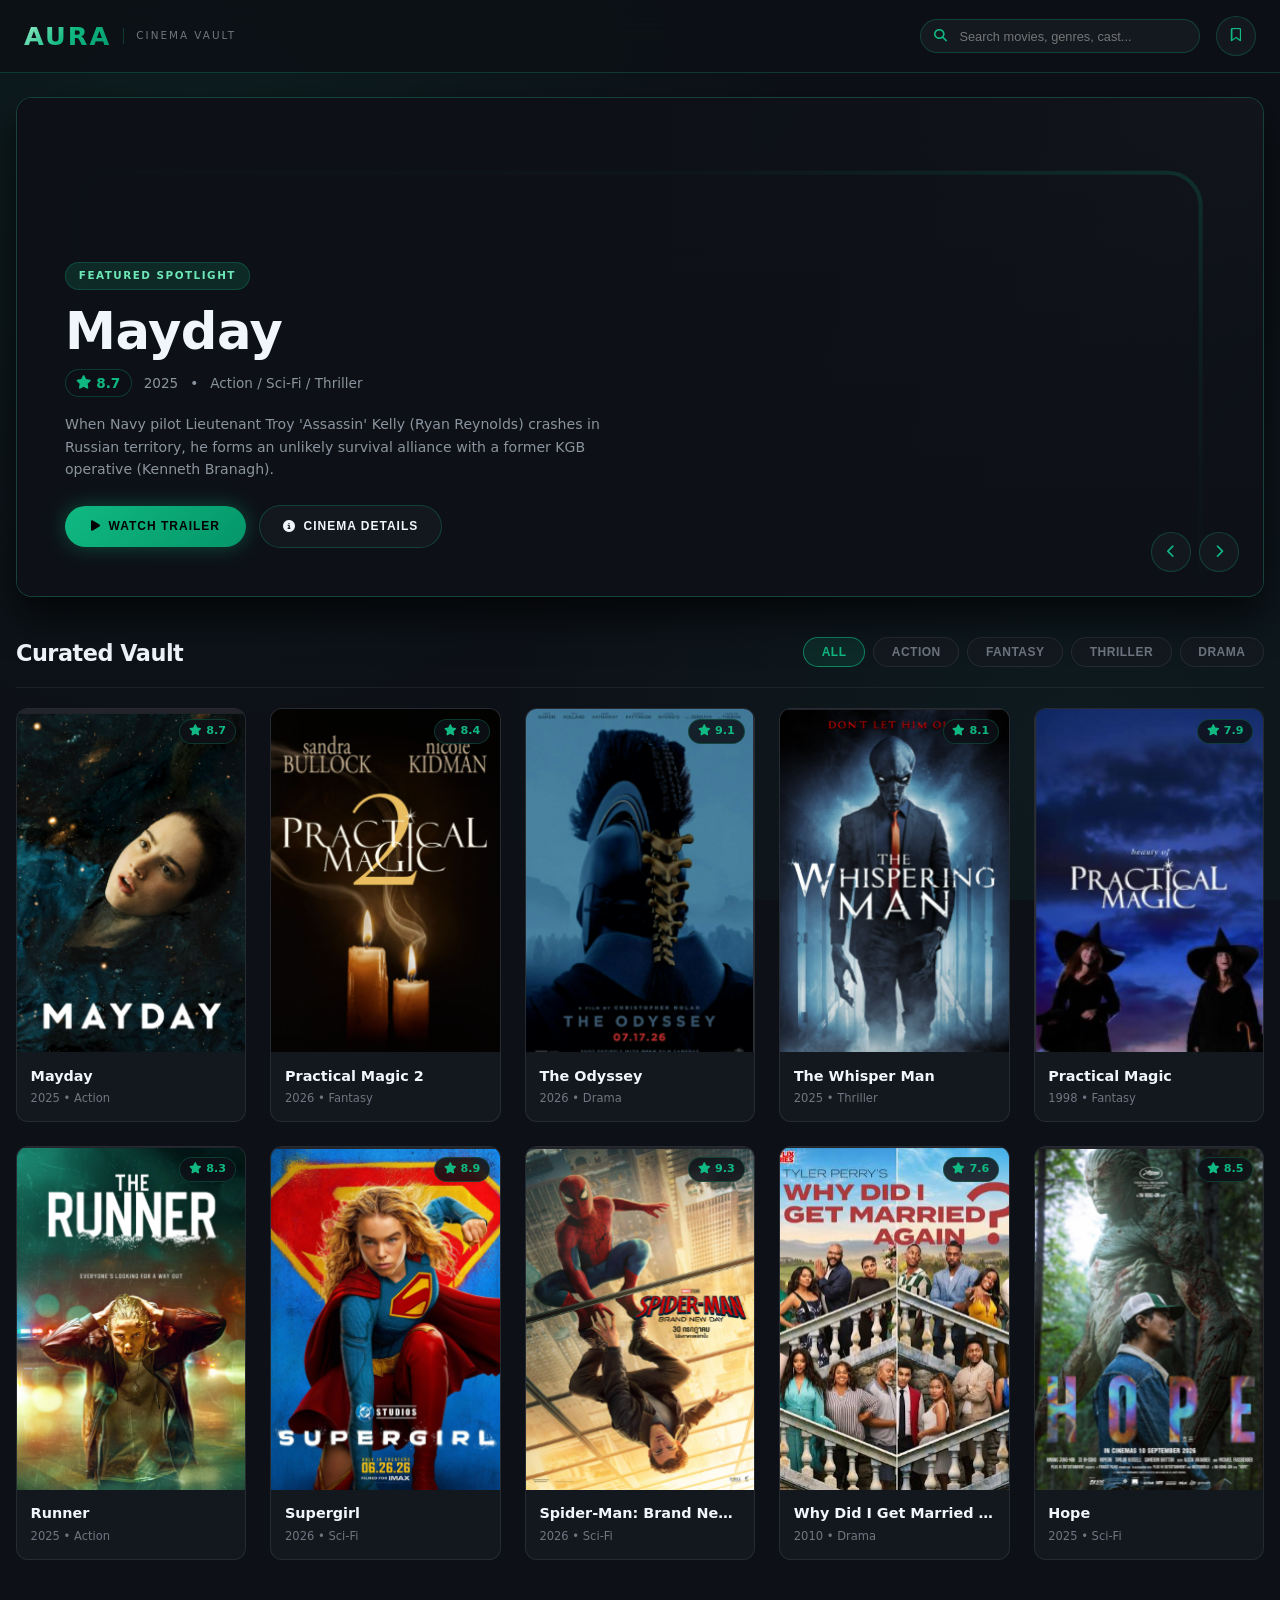
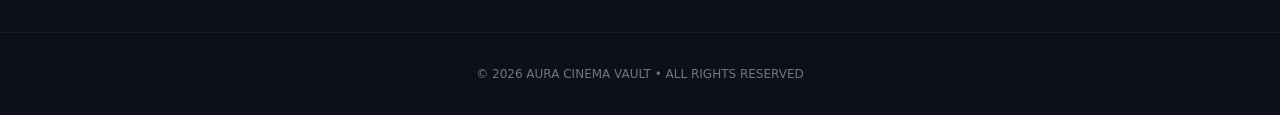
<file: movie box/index.html>
<!DOCTYPE html>
<html lang="en">
<head>
    <meta charset="UTF-8">
    <meta name="viewport" content="width=device-width, initial-scale=1.0">
    <title>AURA - Cinema Vault</title>
    <!-- FontAwesome Icons -->
    <link rel="stylesheet" href="https://cdnjs.cloudflare.com/ajax/libs/font-awesome/6.4.0/css/all.min.css" crossorigin="anonymous">
    
    <style>
        /* CSS Reset & Variables */
        *, *::before, *::after {
            box-sizing: border-box;
            margin: 0;
            padding: 0;
        }

        :root {
            --bg-base: #0d1117;
            --bg-surface: #161b22;
            --bg-card: rgba(22, 27, 34, 0.85);
            --bg-glass: rgba(13, 17, 23, 0.75);
            --border-glow: rgba(16, 185, 129, 0.25);
            --border-glow-hover: rgba(16, 185, 129, 0.65);
            --emerald-accent: #10b981;
            --emerald-hover: #34d399;
            --emerald-glow: rgba(16, 185, 129, 0.35);
            --text-primary: #f0f6fc;
            --text-secondary: #8b949e;
            --text-muted: #6e7681;
            --font-family: system-ui, -apple-system, BlinkMacSystemFont, "Segoe UI", Roboto, Helvetica, Arial, sans-serif;
            --radius-lg: 16px;
            --radius-md: 12px;
            --radius-sm: 8px;
            --transition-smooth: all 0.3s cubic-bezier(0.16, 1, 0.3, 1);
        }

        body {
            background-color: var(--bg-base);
            background-image: 
                radial-gradient(circle at 15% 15%, rgba(16, 185, 129, 0.08) 0%, transparent 45%),
                radial-gradient(circle at 85% 85%, rgba(20, 184, 166, 0.06) 0%, transparent 45%),
                radial-gradient(circle at 50% 50%, rgba(13, 17, 23, 0.95) 0%, transparent 100%);
            background-attachment: fixed;
            color: var(--text-primary);
            font-family: var(--font-family);
            min-height: 100vh;
            display: flex;
            flex-direction: column;
            overflow-x: hidden;
            line-height: 1.5;
        }

        /* Custom Scrollbar */
        ::-webkit-scrollbar {
            width: 8px;
            height: 8px;
        }
        ::-webkit-scrollbar-track {
            background: var(--bg-base);
        }
        ::-webkit-scrollbar-thumb {
            background: #21262d;
            border-radius: 4px;
        }
        ::-webkit-scrollbar-thumb:hover {
            background: var(--emerald-accent);
        }

        /* Header Navigation */
        .app-header {
            position: sticky;
            top: 0;
            z-index: 40;
            background: rgba(13, 17, 23, 0.9);
            backdrop-filter: blur(16px);
            -webkit-backdrop-filter: blur(16px);
            border-bottom: 1px solid var(--border-glow);
            padding: 1rem 1.5rem;
        }

        .header-content {
            max-width: 1320px;
            margin: 0 auto;
            display: flex;
            align-items: center;
            justify-content: space-between;
            gap: 1rem;
        }

        .brand-logo {
            display: flex;
            align-items: center;
            gap: 0.75rem;
            text-decoration: none;
            color: var(--text-primary);
        }

        .brand-title {
            font-size: 1.6rem;
            font-weight: 800;
            letter-spacing: 2px;
            background: linear-gradient(135deg, #a7f3d0 0%, #10b981 50%, #059669 100%);
            -webkit-background-clip: text;
            background-clip: text;
            -webkit-text-fill-color: transparent;
            text-transform: uppercase;
        }

        .brand-badge {
            font-size: 0.65rem;
            text-transform: uppercase;
            letter-spacing: 2px;
            color: var(--text-muted);
            border-left: 1px solid var(--border-glow);
            padding-left: 0.75rem;
            display: none;
        }

        @media(min-width: 640px) {
            .brand-badge { display: inline-block; }
        }

        /* Search & Controls */
        .header-controls {
            display: flex;
            align-items: center;
            gap: 1rem;
        }

        .search-box {
            position: relative;
            width: 180px;
        }
        @media(min-width: 640px) {
            .search-box { width: 280px; }
        }

        .search-input {
            width: 100%;
            background: rgba(22, 27, 34, 0.9);
            border: 1px solid var(--border-glow);
            border-radius: 9999px;
            padding: 0.55rem 1rem 0.55rem 2.4rem;
            font-size: 0.8rem;
            color: var(--text-primary);
            outline: none;
            transition: var(--transition-smooth);
        }

        .search-input:focus {
            border-color: var(--emerald-accent);
            box-shadow: 0 0 12px var(--emerald-glow);
        }

        .search-icon {
            position: absolute;
            left: 0.9rem;
            top: 50%;
            transform: translateY(-50%);
            color: var(--emerald-accent);
            font-size: 0.8rem;
        }

        .icon-btn {
            background: var(--bg-card);
            border: 1px solid var(--border-glow);
            color: var(--emerald-accent);
            width: 40px;
            height: 40px;
            border-radius: 50%;
            display: flex;
            align-items: center;
            justify-content: center;
            cursor: pointer;
            position: relative;
            transition: var(--transition-smooth);
        }

        .icon-btn:hover {
            border-color: var(--emerald-accent);
            background: rgba(16, 185, 129, 0.15);
            transform: translateY(-2px);
        }

        .badge {
            position: absolute;
            top: -3px;
            right: -3px;
            background: var(--emerald-accent);
            color: #000;
            font-size: 0.65rem;
            font-weight: 800;
            width: 18px;
            height: 18px;
            border-radius: 50%;
            display: flex;
            align-items: center;
            justify-content: center;
        }

        /* Main Container Layout */
        .container {
            max-width: 1320px;
            margin: 0 auto;
            padding: 1.5rem 1rem;
            width: 100%;
            flex: 1;
        }

        /* Hero Spotlight Banner */
        .hero-card {
            position: relative;
            height: 440px;
            border-radius: var(--radius-lg);
            overflow: hidden;
            border: 1px solid var(--border-glow);
            box-shadow: 0 20px 40px rgba(0,0,0,0.7);
            margin-bottom: 2.5rem;
            background: #161b22;
        }

        @media(min-width: 768px) {
            .hero-card { height: 500px; }
        }

        .hero-img {
            width: 100%;
            height: 100%;
            object-fit: cover;
            object-position: center top;
            filter: brightness(0.85);
            transition: transform 0.8s ease;
        }

        .hero-overlay {
            position: absolute;
            inset: 0;
            background: 
                linear-gradient(0deg, var(--bg-base) 0%, rgba(13, 17, 23, 0.75) 50%, rgba(13, 17, 23, 0.2) 100%),
                linear-gradient(90deg, var(--bg-base) 0%, rgba(13, 17, 23, 0.85) 55%, transparent 100%);
        }

        .hero-content {
            position: absolute;
            bottom: 0;
            left: 0;
            padding: 2rem;
            max-width: 680px;
            z-index: 10;
        }

        @media(min-width: 768px) {
            .hero-content { padding: 3rem; }
        }

        .tag-pill {
            display: inline-block;
            background: rgba(16, 185, 129, 0.15);
            border: 1px solid var(--border-glow);
            color: #6ee7b7;
            font-size: 0.65rem;
            font-weight: 800;
            letter-spacing: 1.5px;
            text-transform: uppercase;
            padding: 0.3rem 0.8rem;
            border-radius: 9999px;
            margin-bottom: 0.75rem;
        }

        .hero-title {
            font-size: 2.2rem;
            font-weight: 800;
            letter-spacing: -0.5px;
            margin-bottom: 0.5rem;
            line-height: 1.15;
            color: var(--text-primary);
        }

        @media(min-width: 768px) {
            .hero-title { font-size: 3.2rem; }
        }

        .hero-meta {
            display: flex;
            align-items: center;
            gap: 0.75rem;
            font-size: 0.85rem;
            color: var(--text-secondary);
            margin-bottom: 1rem;
            flex-wrap: wrap;
        }

        .rating-badge {
            background: rgba(13, 17, 23, 0.85);
            border: 1px solid var(--border-glow);
            color: var(--emerald-accent);
            font-weight: 700;
            padding: 0.2rem 0.65rem;
            border-radius: 9999px;
            display: flex;
            align-items: center;
            gap: 0.3rem;
        }

        .hero-overview {
            font-size: 0.88rem;
            color: var(--text-secondary);
            margin-bottom: 1.5rem;
            display: -webkit-box;
            -webkit-line-clamp: 3;
            line-clamp: 3;
            -webkit-box-orient: vertical;
            overflow: hidden;
            line-height: 1.6;
        }

        .hero-actions {
            display: flex;
            align-items: center;
            gap: 0.85rem;
            flex-wrap: wrap;
        }

        /* Buttons */
        .btn-primary {
            background: linear-gradient(135deg, #10b981 0%, #059669 100%);
            color: #000;
            font-weight: 800;
            font-size: 0.75rem;
            text-transform: uppercase;
            letter-spacing: 1px;
            padding: 0.85rem 1.6rem;
            border-radius: 9999px;
            border: none;
            cursor: pointer;
            display: flex;
            align-items: center;
            gap: 0.5rem;
            box-shadow: 0 0 20px var(--emerald-glow);
            transition: var(--transition-smooth);
        }

        .btn-primary:hover {
            background: linear-gradient(135deg, #34d399 0%, #10b981 100%);
            transform: scale(1.03);
        }

        .btn-secondary {
            background: rgba(22, 27, 34, 0.85);
            border: 1px solid var(--border-glow);
            color: var(--text-primary);
            font-weight: 700;
            font-size: 0.75rem;
            text-transform: uppercase;
            letter-spacing: 1px;
            padding: 0.85rem 1.4rem;
            border-radius: 9999px;
            cursor: pointer;
            display: flex;
            align-items: center;
            gap: 0.5rem;
            backdrop-filter: blur(8px);
            transition: var(--transition-smooth);
        }

        .btn-secondary:hover {
            border-color: var(--emerald-accent);
            background: rgba(16, 185, 129, 0.18);
        }

        .hero-nav {
            position: absolute;
            right: 1.5rem;
            bottom: 1.5rem;
            z-index: 10;
            display: flex;
            gap: 0.5rem;
        }

        /* Category Section Header */
        .section-header {
            display: flex;
            align-items: center;
            justify-content: space-between;
            margin-bottom: 1.25rem;
            flex-wrap: wrap;
            gap: 1rem;
            border-bottom: 1px solid rgba(255,255,255,0.06);
            padding-bottom: 1rem;
        }

        .section-title {
            font-size: 1.4rem;
            font-weight: 800;
            letter-spacing: -0.5px;
        }

        .filter-tabs {
            display: flex;
            gap: 0.5rem;
            overflow-x: auto;
            padding-bottom: 0.25rem;
        }

        .tab-btn {
            background: var(--bg-card);
            border: 1px solid rgba(255, 255, 255, 0.08);
            color: var(--text-muted);
            padding: 0.45rem 1.1rem;
            border-radius: 9999px;
            font-size: 0.75rem;
            font-weight: 700;
            text-transform: uppercase;
            letter-spacing: 0.5px;
            cursor: pointer;
            white-space: nowrap;
            transition: var(--transition-smooth);
        }

        .tab-btn:hover, .tab-btn.active {
            color: var(--emerald-accent);
            border-color: var(--border-glow-hover);
            background: rgba(16, 185, 129, 0.12);
        }

        /* Movie Grid */
        .movie-grid {
            display: grid;
            grid-template-columns: repeat(2, 1fr);
            gap: 1.25rem;
        }

        @media(min-width: 640px) {
            .movie-grid { grid-template-columns: repeat(3, 1fr); gap: 1.25rem; }
        }
        @media(min-width: 768px) {
            .movie-grid { grid-template-columns: repeat(4, 1fr); }
        }
        @media(min-width: 1024px) {
            .movie-grid { grid-template-columns: repeat(5, 1fr); gap: 1.5rem; }
        }

        /* Movie Card Styling */
        .card {
            background: var(--bg-card);
            border: 1px solid rgba(255, 255, 255, 0.08);
            border-radius: var(--radius-md);
            overflow: hidden;
            display: flex;
            flex-direction: column;
            cursor: pointer;
            position: relative;
            transition: var(--transition-smooth);
        }

        .card:hover {
            transform: translateY(-8px);
            border-color: var(--border-glow-hover);
            box-shadow: 0 16px 36px rgba(0, 0, 0, 0.8), 0 0 20px var(--emerald-glow);
        }

        .card-poster {
            position: relative;
            width: 100%;
            aspect-ratio: 2/3;
            background: #0d1117;
            overflow: hidden;
        }

        .poster-img {
            width: 100%;
            height: 100%;
            object-fit: cover;
            transition: transform 0.6s ease;
        }

        .card:hover .poster-img {
            transform: scale(1.06);
        }

        .card-rating {
            position: absolute;
            top: 0.6rem;
            right: 0.6rem;
            background: rgba(13, 17, 23, 0.85);
            border: 1px solid var(--border-glow);
            color: var(--emerald-accent);
            font-size: 0.7rem;
            font-weight: 800;
            padding: 0.2rem 0.55rem;
            border-radius: 9999px;
            backdrop-filter: blur(6px);
            z-index: 5;
        }

        .card-overlay {
            position: absolute;
            inset: 0;
            background: rgba(13, 17, 23, 0.82);
            display: flex;
            flex-direction: column;
            align-items: center;
            justify-content: center;
            gap: 0.85rem;
            opacity: 0;
            padding: 1rem;
            text-align: center;
            transition: opacity 0.3s ease;
            z-index: 10;
        }

        .card:hover .card-overlay {
            opacity: 1;
        }

        .overlay-trailer-btn {
            background: linear-gradient(135deg, #10b981 0%, #059669 100%);
            color: #000;
            font-weight: 800;
            font-size: 0.7rem;
            text-transform: uppercase;
            letter-spacing: 1px;
            padding: 0.6rem 1.1rem;
            border-radius: 9999px;
            border: none;
            cursor: pointer;
            display: flex;
            align-items: center;
            gap: 0.4rem;
            box-shadow: 0 0 15px var(--emerald-glow);
            transition: transform 0.2s;
        }

        .overlay-trailer-btn:hover {
            transform: scale(1.08);
            background: linear-gradient(135deg, #34d399 0%, #10b981 100%);
        }

        .bookmark-circle-btn {
            width: 38px;
            height: 38px;
            border-radius: 50%;
            background: rgba(22, 27, 34, 0.9);
            border: 1px solid var(--border-glow);
            color: var(--emerald-accent);
            display: flex;
            align-items: center;
            justify-content: center;
            cursor: pointer;
            transition: var(--transition-smooth);
        }

        .bookmark-circle-btn:hover {
            border-color: var(--emerald-accent);
            background: var(--emerald-accent);
            color: #000;
        }

        .card-details {
            padding: 0.85rem;
            flex: 1;
            display: flex;
            flex-direction: column;
            justify-content: space-between;
        }

        .card-title {
            font-size: 0.9rem;
            font-weight: 800;
            color: var(--text-primary);
            white-space: nowrap;
            overflow: hidden;
            text-overflow: ellipsis;
            margin-bottom: 0.2rem;
        }

        .card-sub {
            font-size: 0.72rem;
            color: var(--text-muted);
        }

        /* Empty Search State */
        .empty-state {
            display: none;
            flex-direction: column;
            align-items: center;
            justify-content: center;
            padding: 4rem 1rem;
            text-align: center;
            color: var(--text-muted);
        }

        .empty-icon {
            font-size: 3rem;
            color: var(--emerald-accent);
            opacity: 0.4;
            margin-bottom: 1rem;
        }

        /* Trailer & Info Modal UI */
        .modal-backdrop {
            position: fixed;
            inset: 0;
            z-index: 50;
            background: rgba(0, 0, 0, 0.88);
            backdrop-filter: blur(12px);
            display: flex;
            align-items: center;
            justify-content: center;
            padding: 1rem;
            opacity: 0;
            pointer-events: none;
            transition: opacity 0.3s ease;
        }

        .modal-backdrop.open {
            opacity: 1;
            pointer-events: auto;
        }

        .modal-box {
            background: var(--bg-surface);
            border: 1px solid var(--border-glow);
            border-radius: var(--radius-lg);
            width: 100%;
            max-width: 860px;
            max-height: 90vh;
            overflow-y: auto;
            position: relative;
            box-shadow: 0 25px 50px rgba(0,0,0,0.9);
            transform: scale(0.95);
            transition: transform 0.3s ease;
        }

        .modal-backdrop.open .modal-box {
            transform: scale(1);
        }

        .close-btn {
            position: absolute;
            top: 1rem;
            right: 1rem;
            z-index: 20;
            background: rgba(13, 17, 23, 0.85);
            border: 1px solid var(--border-glow);
            color: var(--text-primary);
            width: 36px;
            height: 36px;
            border-radius: 50%;
            display: flex;
            align-items: center;
            justify-content: center;
            cursor: pointer;
            transition: var(--transition-smooth);
        }

        .close-btn:hover {
            color: var(--emerald-accent);
            border-color: var(--emerald-accent);
        }

        .video-container {
            position: relative;
            width: 100%;
            aspect-ratio: 16/9;
            background: #000;
        }

        .video-container iframe {
            width: 100%;
            height: 100%;
            border: none;
        }

        .modal-body {
            padding: 1.5rem;
        }

        .modal-header-row {
            display: flex;
            align-items: flex-start;
            justify-content: space-between;
            gap: 1rem;
            flex-wrap: wrap;
            margin-bottom: 1rem;
        }

        .modal-title {
            font-size: 1.6rem;
            font-weight: 800;
            margin-bottom: 0.25rem;
        }

        .genre-tags {
            display: flex;
            gap: 0.5rem;
            flex-wrap: wrap;
            margin: 0.75rem 0;
        }

        .genre-pill {
            background: rgba(255,255,255,0.05);
            border: 1px solid rgba(255,255,255,0.1);
            font-size: 0.7rem;
            padding: 0.2rem 0.65rem;
            border-radius: 4px;
            color: var(--text-secondary);
        }

        .modal-desc {
            font-size: 0.88rem;
            color: var(--text-secondary);
            line-height: 1.6;
            margin-bottom: 1rem;
        }

        .modal-cast {
            font-size: 0.78rem;
            color: var(--text-muted);
            border-top: 1px solid rgba(255,255,255,0.06);
            padding-top: 0.85rem;
        }

        /* Saved Watchlist Drawer */
        .drawer-backdrop {
            position: fixed;
            inset: 0;
            z-index: 50;
            background: rgba(0, 0, 0, 0.75);
            opacity: 0;
            pointer-events: none;
            transition: opacity 0.3s ease;
        }

        .drawer-backdrop.open {
            opacity: 1;
            pointer-events: auto;
        }

        .drawer {
            position: fixed;
            top: 0;
            right: 0;
            bottom: 0;
            width: 100%;
            max-width: 380px;
            background: var(--bg-surface);
            border-left: 1px solid var(--border-glow);
            z-index: 51;
            transform: translateX(100%);
            transition: transform 0.3s ease;
            display: flex;
            flex-direction: column;
            padding: 1.25rem;
        }

        .drawer-backdrop.open .drawer {
            transform: translateX(0);
        }

        .drawer-header {
            display: flex;
            align-items: center;
            justify-content: space-between;
            padding-bottom: 1rem;
            border-bottom: 1px solid rgba(255,255,255,0.06);
            margin-bottom: 1rem;
        }

        .drawer-list {
            flex: 1;
            overflow-y: auto;
            display: flex;
            flex-direction: column;
            gap: 0.75rem;
        }

        .drawer-item {
            display: flex;
            align-items: center;
            gap: 0.85rem;
            background: var(--bg-card);
            padding: 0.6rem;
            border-radius: var(--radius-sm);
            border: 1px solid rgba(255,255,255,0.06);
        }

        .drawer-thumb {
            width: 44px;
            height: 64px;
            object-fit: cover;
            border-radius: 4px;
        }

        .drawer-info {
            flex: 1;
            min-width: 0;
        }

        .drawer-title {
            font-size: 0.85rem;
            font-weight: 800;
            white-space: nowrap;
            overflow: hidden;
            text-overflow: ellipsis;
        }

        .drawer-meta {
            font-size: 0.72rem;
            color: var(--text-muted);
        }

        .remove-btn {
            background: none;
            border: none;
            color: var(--text-muted);
            cursor: pointer;
            padding: 0.4rem;
            transition: color 0.2s;
        }

        .remove-btn:hover {
            color: #ef4444;
        }

        footer {
            border-top: 1px solid rgba(255,255,255,0.06);
            padding: 2rem 1rem;
            text-align: center;
            font-size: 0.75rem;
            color: var(--text-muted);
            margin-top: 3rem;
        }
    </style>
</head>
<body>

    <header class="app-header">
        <div class="header-content">
            <a href="#" class="brand-logo">
                <span class="brand-title">AURA</span>
                <span class="brand-badge">CINEMA VAULT</span>
            </a>

            <div class="header-controls">
                <div class="search-box">
                    <i class="fa-solid fa-magnifying-glass search-icon"></i>
                    <input type="text" id="searchInput" class="search-input" placeholder="Search movies, genres, cast...">
                </div>

                <button id="openWatchlistBtn" class="icon-btn" title="Saved Vault Movies">
                    <i class="fa-regular fa-bookmark"></i>
                    <span id="watchlistBadge" class="badge" style="display: none;">0</span>
                </button>
            </div>
        </div>
    </header>

    <main class="container">
        <!-- Hero Spotlight Carousel -->
        <section class="hero-card">
            <img id="heroImage" class="hero-img" src="" alt="Featured Cinema" onerror="generateDynamicSvgArt(this, 'SPOTLIGHT FEATURE')">
            <div class="hero-overlay"></div>

            <div class="hero-content">
                <span class="tag-pill">FEATURED SPOTLIGHT</span>
                <h1 id="heroTitle" class="hero-title">Loading...</h1>
                <div class="hero-meta">
                    <span id="heroRating" class="rating-badge"><i class="fa-solid fa-star"></i> 0.0</span>
                    <span id="heroYear">2026</span>
                    <span>•</span>
                    <span id="heroGenre">Genre</span>
                </div>
                <p id="heroOverview" class="hero-overview">Movie overview narrative loading...</p>
                <div class="hero-actions">
                    <button id="heroPlayBtn" class="btn-primary">
                        <i class="fa-solid fa-play"></i> Watch Trailer
                    </button>
                    <button id="heroInfoBtn" class="btn-secondary">
                        <i class="fa-solid fa-circle-info"></i> Cinema Details
                    </button>
                </div>
            </div>

            <div class="hero-nav">
                <button id="prevHero" class="icon-btn" title="Previous"><i class="fa-solid fa-chevron-left"></i></button>
                <button id="nextHero" class="icon-btn" title="Next"><i class="fa-solid fa-chevron-right"></i></button>
            </div>
        </section>

        <div class="section-header">
            <h2 id="sectionTitle" class="section-title">Curated Vault</h2>
            <div class="filter-tabs">
                <button onclick="filterCategory('All')" class="tab-btn active">All</button>
                <button onclick="filterCategory('Action')" class="tab-btn">Action</button>
                <button onclick="filterCategory('Fantasy')" class="tab-btn">Fantasy</button>
                <button onclick="filterCategory('Thriller')" class="tab-btn">Thriller</button>
                <button onclick="filterCategory('Drama')" class="tab-btn">Drama</button>
            </div>
        </div>

        <!-- Movie Card Grid Container -->
        <div id="movieGrid" class="movie-grid"></div>

        <!-- Empty Search Results Placeholder -->
        <div id="emptyState" class="empty-state">
            <i class="fa-solid fa-film empty-icon"></i>
            <h3>No Cinema Titles Found</h3>
            <p style="font-size: 0.8rem; margin-top: 0.25rem;">Try adjusting your search terms or genre filter tabs.</p>
        </div>
    </main>

    <div id="movieModal" class="modal-backdrop">
        <div class="modal-box">
            <button id="closeModal" class="close-btn"><i class="fa-solid fa-xmark"></i></button>
            <div class="video-container">
                <iframe id="trailerIframe" allow="accelerometer; autoplay; clipboard-write; encrypted-media; gyroscope; picture-in-picture" allowfullscreen></iframe>
            </div>
            <div class="modal-body">
                <div class="modal-header-row">
                    <div>
                        <h3 id="modalTitle" class="modal-title">Movie Title</h3>
                        <div class="hero-meta" style="margin-bottom: 0;">
                            <span id="modalRating" class="rating-badge"><i class="fa-solid fa-star"></i> 8.5</span>
                            <span id="modalYear">2026</span>
                            <span>•</span>
                            <span id="modalDirector">Dir: Director</span>
                        </div>
                    </div>
                    <button id="modalWatchlistBtn" class="btn-secondary">
                        <i class="fa-regular fa-bookmark"></i> Save to Vault
                    </button>
                </div>

                <div id="modalGenres" class="genre-tags"></div>
                <p id="modalOverview" class="modal-desc">Plot description...</p>
                <div id="modalCast" class="modal-cast">Cast details...</div>
            </div>
        </div>
    </div>

    <div id="drawerBackdrop" class="drawer-backdrop">
        <div class="drawer">
            <div class="drawer-header">
                <h3 style="font-size: 1rem; font-weight: 800; display: flex; align-items: center; gap: 0.5rem;">
                    <i class="fa-solid fa-bookmark" style="color: var(--emerald-accent);"></i> Saved Vault
                </h3>
                <button id="closeDrawerBtn" class="remove-btn"><i class="fa-solid fa-xmark" style="font-size: 1.1rem;"></i></button>
            </div>
            <div id="drawerList" class="drawer-list"></div>
        </div>
    </div>

    <!-- Footer -->
    <footer>
        <p>&copy; 2026 AURA CINEMA VAULT • ALL RIGHTS RESERVED</p>
    </footer>

    <script>
        /**
         * Dynamic Canvas/SVG Art Fallback Generator
         * Ensures that even if an image URL fails or is blocked on localhost,
         * a styled dark cinema poster with title and genre icon is instantly drawn.
         */
        function generateDynamicSvgArt(img, titleText) {
            const cleanTitle = (titleText || 'CINEMA TITLE').toUpperCase();
            const encodedTitle = encodeURIComponent(cleanTitle);
            
            // Build custom SVG poster artwork with dark emerald aesthetics
            const svgData = `data:image/svg+xml;utf8,<svg xmlns="http://www.w3.org/2000/svg" width="600" height="900" viewBox="0 0 600 900"><defs><linearGradient id="bg" x1="0%" y1="0%" x2="100%" y2="100%"><stop offset="0%" stop-color="%230d1117"/><stop offset="50%" stop-color="%23161b22"/><stop offset="100%" stop-color="%23040d08"/></linearGradient></defs><rect width="100%" height="100%" fill="url(%23bg)"/><rect x="5%" y="4%" width="90%" height="92%" rx="16" fill="none" stroke="%2310b981" stroke-width="2" stroke-opacity="0.35"/><circle cx="50%" cy="38%" r="70" fill="%2310b981" fill-opacity="0.1" stroke="%2310b981" stroke-width="2"/><polygon points="285,320 335,342 285,364" fill="%2310b981"/><text x="50%" y="58%" font-family="system-ui, sans-serif" font-size="28" font-weight="800" fill="%23f0f6fc" text-anchor="middle" letter-spacing="1">${encodedTitle}</text><text x="50%" y="64%" font-family="system-ui, sans-serif" font-size="14" font-weight="600" fill="%2310b981" text-anchor="middle" letter-spacing="3">AURA CINEMA ART</text></svg>`;
            img.onerror = null; // Break potential fallback loops
            img.src = svgData;
        }

        // Full Database for all requested titles with verified poster and backdrop links
        const movies = [
            {
                id: 1,
                title: "Mayday",
                year: 2025,
                genres: ["Action", "Sci-Fi", "Thriller"],
                rating: 8.7,
                director: "Jonathan Goldstein, John Francis Daley",
                cast: "Ryan Reynolds, Kenneth Branagh, Maria Bakalova",
                poster: "image.jpeg.png",
                heroImage: "image.jpeg.png",
                overview: "When Navy pilot Lieutenant Troy 'Assassin' Kelly (Ryan Reynolds) crashes in Russian territory, he forms an unlikely survival alliance with a former KGB operative (Kenneth Branagh).",
                youtubeId: "8Qn_spdM5Zg"
            },
            {
                id: 2,
                title: "Practical Magic 2",
                year: 2026,
                genres: ["Fantasy", "Drama"],
                rating: 8.4,
                director: "Susanne Bier",
                cast: "Sandra Bullock, Nicole Kidman, Joey King, Dianne Wiest",
                poster: "image2.jpeg.png",
                heroImage: "image2.jpeg.png",
                overview: "Decades after breaking their ancestral curse, Sally and Gillian Owens return alongside a new generation of witches to confront a powerful dark magic returning to town.",
                youtubeId: "U3d3qWkP71I"
            },
            {
                id: 3,
                title: "The Odyssey",
                year: 2026,
                genres: ["Drama", "Action"],
                rating: 9.1,
                director: "Christopher Nolan",
                cast: "Ralph Fiennes, Juliette Binoche, Charlie Plummer",
                poster: "image3.jpeg.png",
                heroImage: "image3.jpeg.png",
                overview: "An epic cinematic retelling of Homer's legendary Greek poem. King Odysseus (Ralph Fiennes) journeys home across dangerous mythical seas after twenty years of war.",
                youtubeId: "vB-pA49-GzI"
            },
            {
                id: 4,
                title: "The Whisper Man",
                year: 2025,
                genres: ["Thriller", "Drama"],
                rating: 8.1,
                director: "James Wan",
                cast: "Ethan Hawke, Robert Pattinson",
                poster: "image4.jpeg.png",
                heroImage: "image4.jpeg.png",
                overview: "After moving to a sleepy town following his wife's passing, a writer and his young son find themselves targeted by a sinister killer who whispers outside windows at night.",
                youtubeId: "dQw4w9WgXcQ"
            },
            {
                id: 5,
                title: "Practical Magic",
                year: 1998,
                genres: ["Fantasy", "Drama"],
                rating: 7.9,
                director: "Griffin Dunne",
                cast: "Sandra Bullock, Nicole Kidman, Stockard Channing",
                poster: "image5.jpeg.png",
                heroImage: "image5.jpeg.png",
                overview: "Raised by their eccentric aunts, two witch sisters attempt to navigate love, family secrets, and a supernatural curse that afflicts any man they fall for.",
                youtubeId: "A380uG4m20g"
            },
            {
                id: 6,
                title: "Runner",
                year: 2025,
                genres: ["Action", "Sci-Fi", "Thriller"],
                rating: 8.3,
                director: "Justin Lin",
                cast: "Alain Moussi, Frank Grillo",
                poster: "image6.jpeg.png",
                heroImage: "image6.jpeg.png",
                overview: "A high-stakes courier carrying encrypted high-level intelligence must navigate a hostile futuristic metropolis while pursued by ruthless mercenaries.",
                youtubeId: "L6P3nI6VnlY"
            },
            {
                id: 7,
                title: "Supergirl",
                year: 2026,
                genres: ["Sci-Fi", "Action", "Fantasy"],
                rating: 8.9,
                director: "Craig Gillespie",
                cast: "Milly Alcock, Matthias Schoenaerts",
                poster: "image7.jpeg.png",
                heroImage: "image7.jpeg.png",
                overview: "Based on 'Woman of Tomorrow', Kara Zor-El travels across cosmic frontiers alongside her companion Krypto to seek justice across the stars.",
                youtubeId: "3cxixDgHUB0"
            },
            {
                id: 8,
                title: "Spider-Man: Brand New Day",
                year: 2026,
                genres: ["Sci-Fi", "Action"],
                rating: 9.3,
                director: "Destin Daniel Cretton",
                cast: "Tom Holland, Zendaya, Jacob Batalon",
                poster: "image8.jpeg.png",
                heroImage: "image8.jpeg.png",
                overview: "Starting completely fresh in New York City with no one remembering Peter Parker's identity, Spider-Man faces a dangerous rising crime syndicate.",
                youtubeId: "Nt9L1jCKGnE"
            },
            {
                id: 9,
                title: "Why Did I Get Married Again?",
                year: 2010,
                genres: ["Drama"],
                rating: 7.6,
                director: "Tyler Perry",
                cast: "Tyler Perry, Janet Jackson, Jill Scott",
                poster: "image9.jpeg.png",
                heroImage: "image9.jpeg.png",
                overview: "Four couples gather for their annual retreat in the Bahamas to analyze their relationships, uncovering secrets, laughter, and personal challenges.",
                youtubeId: "sI3Tylid5s0"
            },
            {
                id: 10,
                title: "Hope",
                year: 2025,
                genres: ["Sci-Fi", "Drama", "Thriller"],
                rating: 8.5,
                director: "Na Hong-jin",
                cast: "Alicia Vikander, Michael Fassbender, HoYeon Jung",
                poster: "image10.jpeg.png",
                heroImage: "image10.jpeg.png",
                overview: "When mysterious extraterrestrial discoveries occur along a quiet harbor town, residents must unite to survive an extraordinary threat.",
                youtubeId: "5qap5aO4i9A"
            }
        ];

        // Global State
        let activeCategory = 'All';
        let searchQuery = '';
        let heroIndex = 0;
        let watchlist = JSON.parse(localStorage.getItem('aura_vault_watchlist') || '[]');

        // Element Referencing
        const movieGrid = document.getElementById('movieGrid');
        const emptyState = document.getElementById('emptyState');
        const searchInput = document.getElementById('searchInput');
        const movieModal = document.getElementById('movieModal');
        const trailerIframe = document.getElementById('trailerIframe');
        const closeModal = document.getElementById('closeModal');
        const drawerBackdrop = document.getElementById('drawerBackdrop');
        const openWatchlistBtn = document.getElementById('openWatchlistBtn');
        const closeDrawerBtn = document.getElementById('closeDrawerBtn');
        const drawerList = document.getElementById('drawerList');
        const watchlistBadge = document.getElementById('watchlistBadge');

        // Render Cards Grid
        function renderMovies() {
            const filtered = movies.filter(movie => {
                const matchesCategory = activeCategory === 'All' || movie.genres.includes(activeCategory);
                const matchesSearch = movie.title.toLowerCase().includes(searchQuery.toLowerCase()) || 
                                      movie.cast.toLowerCase().includes(searchQuery.toLowerCase()) ||
                                      movie.genres.some(g => g.toLowerCase().includes(searchQuery.toLowerCase()));
                return matchesCategory && matchesSearch;
            });

            movieGrid.innerHTML = '';

            if (filtered.length === 0) {
                emptyState.style.display = 'flex';
            } else {
                emptyState.style.display = 'none';

                filtered.forEach(movie => {
                    const isSaved = watchlist.includes(movie.id);
                    const card = document.createElement('div');
                    card.className = 'card';
                    card.innerHTML = `
                        <div class="card-poster">
                            <img src="${movie.poster}" alt="${movie.title}" class="poster-img" loading="lazy" onerror="generateDynamicSvgArt(this, '${movie.title.replace(/'/g, "")}')">
                            <span class="card-rating"><i class="fa-solid fa-star"></i> ${movie.rating}</span>
                            <div class="card-overlay">
                                <button class="overlay-trailer-btn" onclick="openTrailerModal(${movie.id})">
                                    <i class="fa-solid fa-play"></i> Watch Trailer
                                </button>
                                <button class="bookmark-circle-btn" onclick="toggleWatchlist(event, ${movie.id})">
                                    <i class="fa-${isSaved ? 'solid' : 'regular'} fa-bookmark"></i>
                                </button>
                            </div>
                        </div>
                        <div class="card-details">
                            <div class="card-title">${movie.title}</div>
                            <div class="card-sub">${movie.year} • ${movie.genres[0]}</div>
                        </div>
                    `;
                    card.addEventListener('click', (e) => {
                        if (!e.target.closest('button')) {
                            openTrailerModal(movie.id);
                        }
                    });
                    movieGrid.appendChild(card);
                });
            }
        }

        // Update Hero Spotlight Banner
        function updateHero(index) {
            const movie = movies[index];
            const imgEl = document.getElementById('heroImage');
            imgEl.src = movie.heroImage;
            generateDynamicSvgArt(imgEl, movie.title);

            document.getElementById('heroTitle').innerText = movie.title;
            document.getElementById('heroRating').innerHTML = `<i class="fa-solid fa-star"></i> ${movie.rating}`;
            document.getElementById('heroYear').innerText = movie.year;
            document.getElementById('heroGenre').innerText = movie.genres.join(' / ');
            document.getElementById('heroOverview').innerText = movie.overview;

            document.getElementById('heroPlayBtn').onclick = () => openTrailerModal(movie.id);
            document.getElementById('heroInfoBtn').onclick = () => openTrailerModal(movie.id);
        }

        // Navigation controls for Hero Banner
        document.getElementById('nextHero').addEventListener('click', () => {
            heroIndex = (heroIndex + 1) % movies.length;
            updateHero(heroIndex);
        });
        document.getElementById('prevHero').addEventListener('click', () => {
            heroIndex = (heroIndex - 1 + movies.length) % movies.length;
            updateHero(heroIndex);
        });

        // Open Trailer Modal Window
        function openTrailerModal(movieId) {
            const movie = movies.find(m => m.id === movieId);
            if (!movie) return;

            document.getElementById('modalTitle').innerText = movie.title;
            document.getElementById('modalRating').innerHTML = `<i class="fa-solid fa-star"></i> ${movie.rating}`;
            document.getElementById('modalYear').innerText = movie.year;
            document.getElementById('modalDirector').innerText = `Dir: ${movie.director}`;
            document.getElementById('modalOverview').innerText = movie.overview;
            document.getElementById('modalCast').innerText = `Starring: ${movie.cast}`;

            const genresContainer = document.getElementById('modalGenres');
            genresContainer.innerHTML = movie.genres.map(g => `<span class="genre-pill">${g}</span>`).join('');

            const modalWatchlistBtn = document.getElementById('modalWatchlistBtn');
            const isSaved = watchlist.includes(movie.id);
            modalWatchlistBtn.innerHTML = `<i class="fa-${isSaved ? 'solid' : 'regular'} fa-bookmark"></i> ${isSaved ? 'Saved in Vault' : 'Save to Vault'}`;
            modalWatchlistBtn.onclick = (e) => {
                toggleWatchlist(e, movie.id);
                openTrailerModal(movie.id);
            };

            trailerIframe.src = `https://www.youtube.com/embed/${movie.youtubeId}?autoplay=1&enablejsapi=1`;
            movieModal.classList.add('open');
        }

        // Close Trailer Modal
        function closeModalHandler() {
            movieModal.classList.remove('open');
            trailerIframe.src = '';
        }
        closeModal.addEventListener('click', closeModalHandler);
        movieModal.addEventListener('click', (e) => {
            if (e.target === movieModal) closeModalHandler();
        });

        // Watchlist Drawer Management
        function toggleWatchlist(event, movieId) {
            if (event) event.stopPropagation();
            if (watchlist.includes(movieId)) {
                watchlist = watchlist.filter(id => id !== movieId);
            } else {
                watchlist.push(movieId);
            }
            localStorage.setItem('aura_vault_watchlist', JSON.stringify(watchlist));
            updateWatchlistUI();
            renderMovies();
        }

        function updateWatchlistUI() {
            if (watchlist.length > 0) {
                watchlistBadge.innerText = watchlist.length;
                watchlistBadge.style.display = 'flex';
            } else {
                watchlistBadge.style.display = 'none';
            }

            drawerList.innerHTML = '';
            if (watchlist.length === 0) {
                drawerList.innerHTML = '<p style="font-size: 0.8rem; color: var(--text-muted); text-align: center; padding: 2rem 0;">Your vault list is currently empty.</p>';
            } else {
                watchlist.forEach(id => {
                    const movie = movies.find(m => m.id === id);
                    if (movie) {
                        const item = document.createElement('div');
                        item.className = 'drawer-item';
                        item.innerHTML = `
                            <img src="${movie.poster}" class="drawer-thumb" onerror="generateDynamicSvgArt(this, '${movie.title.replace(/'/g, "")}')">
                            <div class="drawer-info">
                                <div class="drawer-title">${movie.title}</div>
                                <div class="drawer-meta">${movie.year} • <i class="fa-solid fa-star" style="color:var(--emerald-accent)"></i> ${movie.rating}</div>
                            </div>
                            <button onclick="openTrailerModal(${movie.id})" class="remove-btn" title="Watch"><i class="fa-solid fa-play" style="color:var(--emerald-accent)"></i></button>
                            <button onclick="toggleWatchlist(event, ${movie.id})" class="remove-btn" title="Remove"><i class="fa-solid fa-trash"></i></button>
                        `;
                        drawerList.appendChild(item);
                    }
                });
            }
        }

        openWatchlistBtn.addEventListener('click', () => drawerBackdrop.classList.add('open'));
        closeDrawerBtn.addEventListener('click', () => drawerBackdrop.classList.remove('open'));
        drawerBackdrop.addEventListener('click', (e) => {
            if (e.target === drawerBackdrop) drawerBackdrop.classList.remove('open');
        });

        // Filter Category Tabs Logic
        function filterCategory(category) {
            activeCategory = category;
            document.querySelectorAll('.tab-btn').forEach(btn => {
                if (btn.innerText === category) {
                    btn.classList.add('active');
                } else {
                    btn.classList.remove('active');
                }
            });
            document.getElementById('sectionTitle').innerText = category === 'All' ? 'Curated Vault' : `${category} Vault`;
            renderMovies();
        }

        // Live Search Input Listener
        searchInput.addEventListener('input', (e) => {
            searchQuery = e.target.value;
            renderMovies();
        });

        // Initialize Application
        window.onload = function() {
            updateHero(0);
            updateWatchlistUI();
            renderMovies();
        };
    </script>
</body>
</html>
</file>
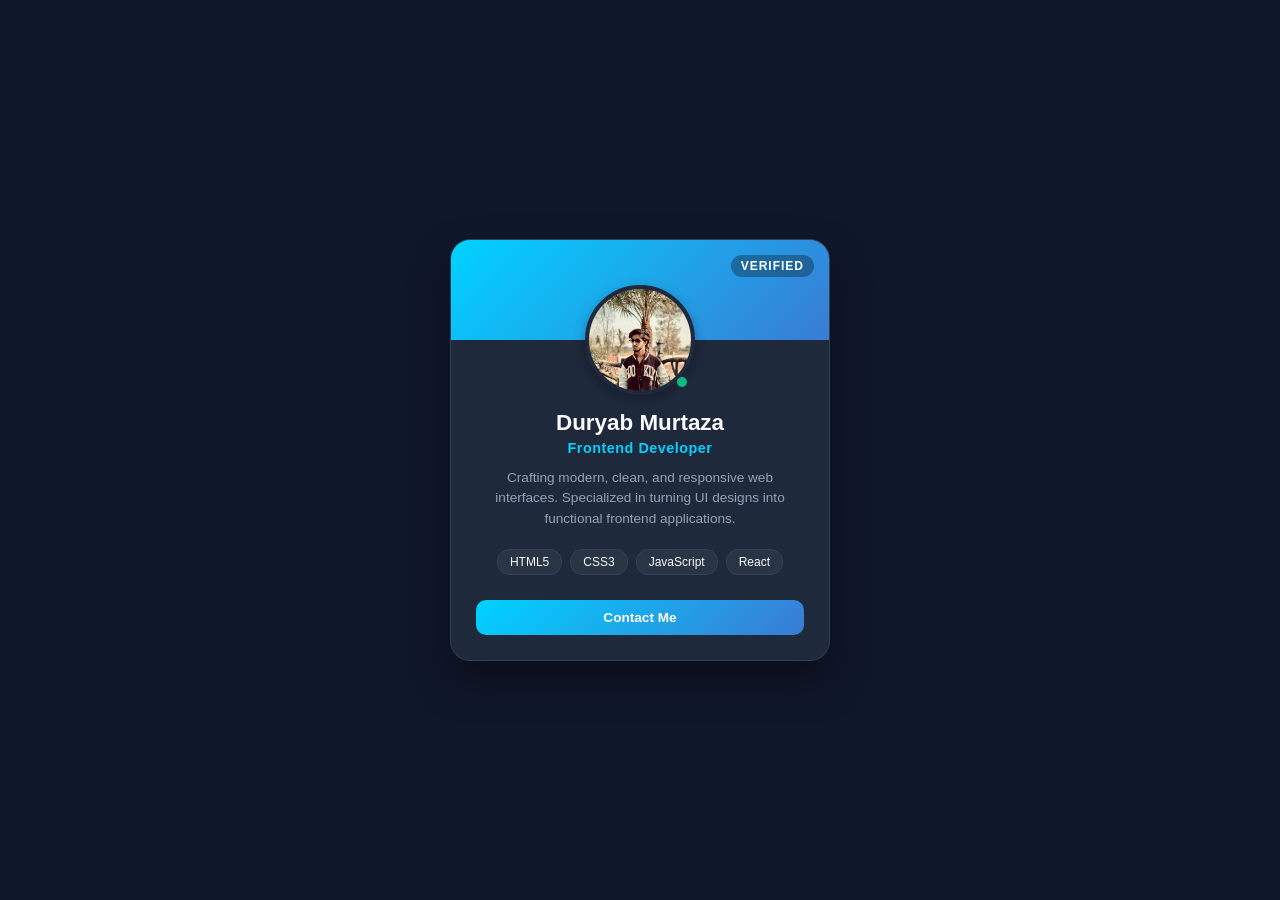
<file: my card/index.html>
<!DOCTYPE html>
<html lang="en">
<head>
  <meta charset="UTF-8" />
  <meta name="viewport" content="width=device-width, initial-scale=1.0" />
  <title>Digital ID Card - Duryab Murtaza</title>
  <style>
    :root {
      --bg-color: #0f172a;
      --card-bg: #1e293b;
      --accent-color: #00d2ff;
      --accent-gradient: linear-gradient(135deg, #00d2ff 0%, #3a7bd5 100%);
      --text-main: #f8fafc;
      --text-muted: #94a3b8;
      --border-color: #334155;
    }

    * {
      box-sizing: border-box;
      margin: 0;
      padding: 0;
      font-family: 'Segoe UI', Tahoma, Geneva, Verdana, sans-serif;
    }

    body {
      background-color: var(--bg-color);
      min-height: 100vh;
      display: flex;
      justify-content: center;
      align-items: center;
      padding: 20px;
    }

    .id-card {
      background: var(--card-bg);
      width: 100%;
      max-width: 380px;
      border-radius: 20px;
      border: 1px solid var(--border-color);
      box-shadow: 0 20px 40px rgba(0, 0, 0, 0.4);
      overflow: hidden;
      text-align: center;
      position: relative;
      transition: transform 0.3s ease, box-shadow 0.3s ease;
    }

    .id-card:hover {
      transform: translateY(-5px);
      box-shadow: 0 25px 50px rgba(0, 210, 255, 0.15);
    }

    .card-header {
      background: var(--accent-gradient);
      height: 100px;
      position: relative;
    }

    .badge {
      position: absolute;
      top: 15px;
      right: 15px;
      background: rgba(0, 0, 0, 0.3);
      backdrop-filter: blur(5px);
      color: #fff;
      font-size: 0.75rem;
      font-weight: 600;
      padding: 4px 10px;
      border-radius: 20px;
      letter-spacing: 1px;
      text-transform: uppercase;
    }

    .avatar-wrapper {
      position: relative;
      width: 110px;
      height: 110px;
      margin: -55px auto 15px;
    }

    .avatar-img {
      width: 100%;
      height: 100%;
      border-radius: 50%;
      object-fit: cover;
      object-position: top center;
      border: 4px solid var(--card-bg);
      background-color: #334155;
      box-shadow: 0 4px 12px rgba(0,0,0,0.3);
    }

    .status-dot {
      width: 14px;
      height: 14px;
      background-color: #10b981;
      border: 2px solid var(--card-bg);
      border-radius: 50%;
      position: absolute;
      bottom: 6px;
      right: 6px;
    }

    .card-body {
      padding: 0 25px 25px;
    }

    .name {
      color: var(--text-main);
      font-size: 1.4rem;
      font-weight: 700;
      margin-bottom: 4px;
    }

    .role {
      color: var(--accent-color);
      font-size: 0.9rem;
      font-weight: 600;
      margin-bottom: 12px;
      letter-spacing: 0.5px;
    }

    .description {
      color: var(--text-muted);
      font-size: 0.85rem;
      line-height: 1.5;
      margin-bottom: 20px;
    }

    .skills-container {
      display: flex;
      justify-content: center;
      gap: 8px;
      flex-wrap: wrap;
      margin-bottom: 25px;
    }

    .skill-tag {
      background: rgba(255, 255, 255, 0.05);
      border: 1px solid var(--border-color);
      color: var(--text-main);
      font-size: 0.75rem;
      padding: 5px 12px;
      border-radius: 12px;
      font-weight: 500;
    }

    .actions {
      display: flex;
      gap: 10px;
    }

    .btn {
      flex: 1;
      padding: 10px 16px;
      border-radius: 10px;
      font-size: 0.85rem;
      font-weight: 600;
      cursor: pointer;
      text-decoration: none;
      transition: all 0.2s ease;
      display: inline-block;
    }

    .btn-primary {
      background: var(--accent-gradient);
      color: #fff;
      border: none;
    }

    .btn-primary:hover {
      opacity: 0.9;
    }

    .btn-secondary {
      background: transparent;
      color: var(--text-main);
      border: 1px solid var(--border-color);
    }

    .btn-secondary:hover {
      background: rgba(255, 255, 255, 0.05);
    }
  </style>
</head>
<body>

  <div class="id-card">
    <div class="card-header">
      <span class="badge">Verified</span>
    </div>

    <div class="avatar-wrapper">
      <img 
        class="avatar-img" 
        src="image.png.jpeg" 
        alt="Duryab Murtaza"
      />
      <span class="status-dot" title="Available for work"></span>
    </div>

    <div class="card-body">
      <h2 class="name">Duryab Murtaza</h2>
      <p class="role">Frontend Developer</p>
      
      <p class="description">
        Crafting modern, clean, and responsive web interfaces. Specialized in turning UI designs into functional frontend applications.
      </p>

      <div class="skills-container">
        <span class="skill-tag">HTML5</span>
        <span class="skill-tag">CSS3</span>
        <span class="skill-tag">JavaScript</span>
        <span class="skill-tag">React</span>
      </div>

      <div class="actions">
        <!-- Change your email address here -->
        <a href="mailto:duryabmurtaza578@gmail.com" class="btn btn-primary">Contact Me</a>
      </div>
    </div>
  </div>

</body>
</html>
</file>
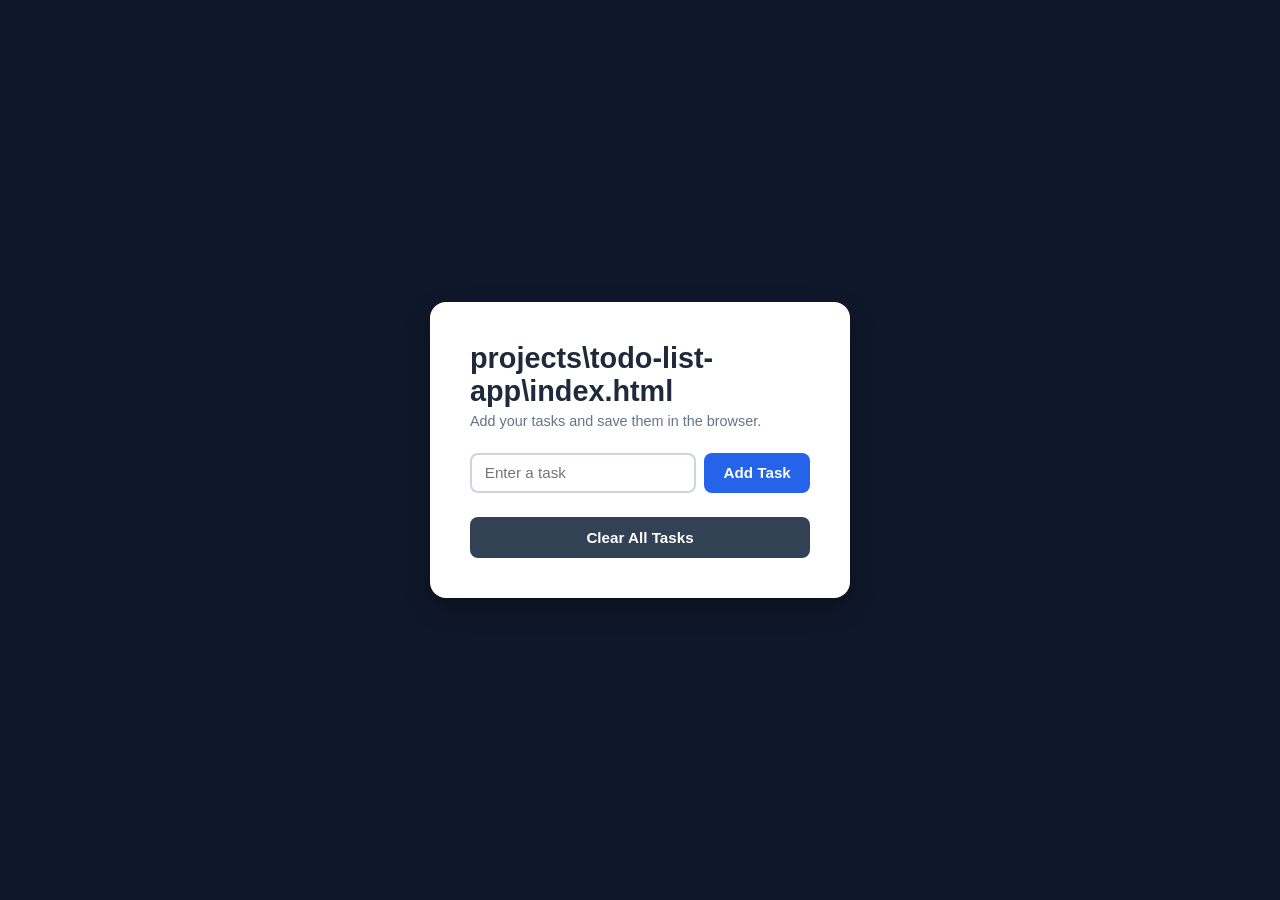
<file: todo-list-app/index.html>
<!DOCTYPE html>
<html lang="en">
<head>
    <meta charset="UTF-8">
    <meta name="viewport" content="width=device-width, initial-scale=1.0">
    <title>To-Do App with Local Storage</title>
    <link rel="stylesheet" href="style.css">
</head>
<body>

    <div class="card">
        <h1>projects\todo-list-app\index.html</h1>
        <p class="subtitle">Add your tasks and save them in the browser.</p>

        <div class="input-group">
            <input type="text" id="taskInput" placeholder="Enter a task">
            <button id="addBtn" class="btn-add">Add Task</button>
        </div>

        <ul id="taskList" class="task-list"></ul>

        <button id="clearBtn" class="btn-clear">Clear All Tasks</button>
    </div>

    <script src="script.js"></script>
</body>
</html>
</file>
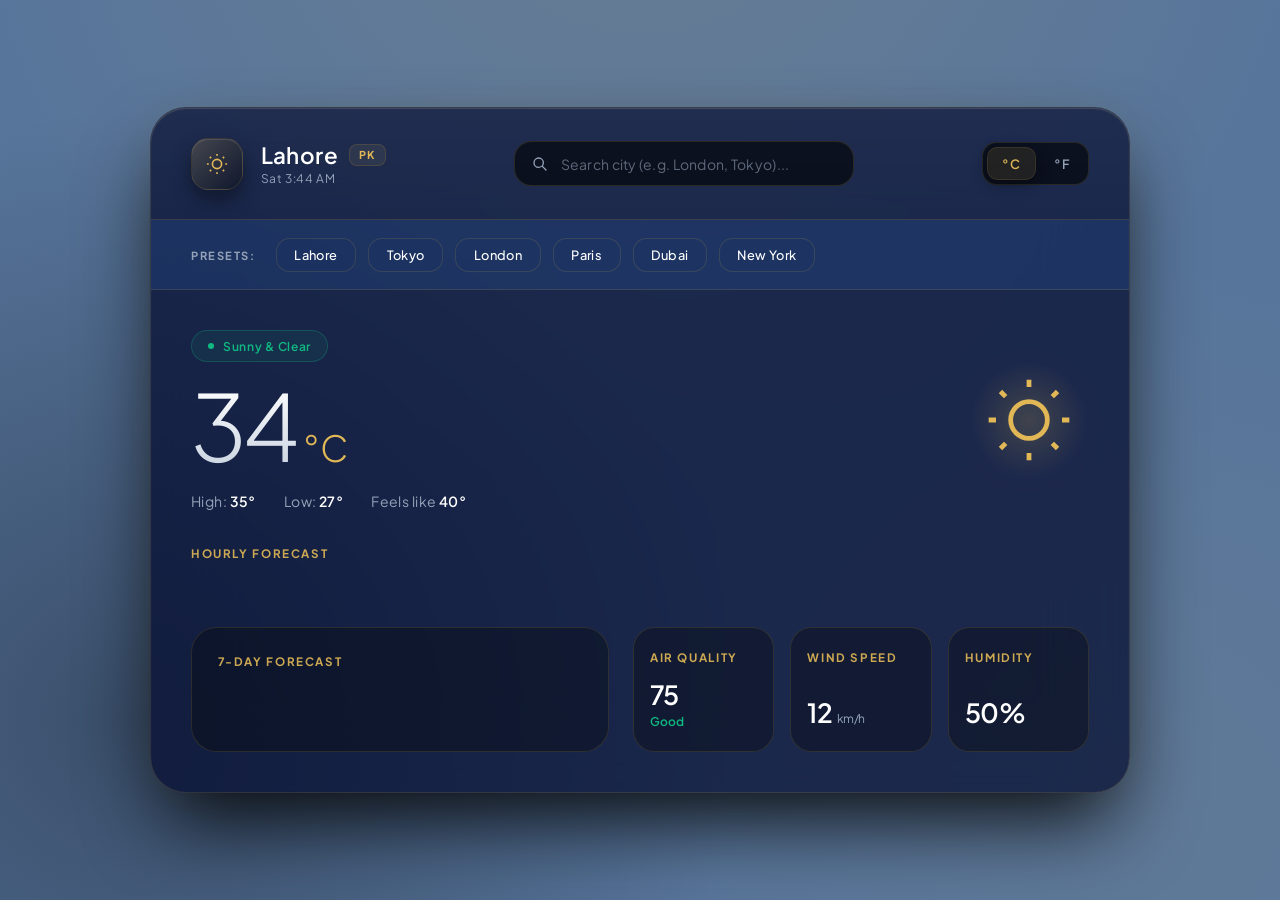
<file: weather/index.html>
<!DOCTYPE html>
<html lang="en">
<head>
    <meta charset="UTF-8">
    <meta name="viewport" content="width=device-width, initial-scale=1.0">
    <title>ATMOSPHERE — Luxury Weather Experience</title>
    
    <!-- Google Fonts -->
    <link rel="preconnect" href="https://fonts.googleapis.com">
    <link rel="preconnect" href="https://fonts.gstatic.com" crossorigin>
    <link href="https://fonts.googleapis.com/css2?family=Plus+Jakarta+Sans:wght@300;400;500;600;700&display=swap" rel="stylesheet">
    
    <style>
        :root {
            /* Luxury Color Palette */
            --bg-base: #57759b;
            --panel-bg: rgba(0, 8, 43, 0.7);
            --panel-border: rgba(212, 175, 55, 0.15);
            --panel-border-hover: rgba(212, 175, 55, 0.4);
            
            --text-primary: #ffffff;
            --text-muted: #94a3b8;
            
            --accent-gold: #e2b857;
            --accent-gold-glow: rgba(226, 184, 87, 0.25);
            --accent-gold-soft: rgba(226, 184, 87, 0.08);
            --accent-emerald: #10b981;
        }

        * {
            box-sizing: border-box;
            margin: 0;
            padding: 0;
            font-family: 'Plus Jakarta Sans', -apple-system, BlinkMacSystemFont, sans-serif;
            -webkit-tap-highlight-color: transparent;
        }

        body {
            background-color: var(--bg-base);
            /* Rich Multi-Layer Ambient Background */
            background-image: 
                radial-gradient(circle at 50% -20%, rgba(226, 184, 87, 0.12) 0%, transparent 55%),
                radial-gradient(circle at 10% 80%, rgba(30, 41, 59, 0.5) 0%, transparent 45%),
                radial-gradient(circle at 90% 90%, rgba(226, 184, 87, 0.06) 0%, transparent 40%);
            background-attachment: fixed;
            color: var(--text-primary);
            min-height: 100vh;
            display: flex;
            align-items: center;
            justify-content: center;
            padding: 2.5rem 1.5rem;
        }

        /* Luxury Main Glass Container */
        .app-window {
            width: 100%;
            max-width: 980px;
            background: var(--panel-bg);
            border: 1px solid var(--panel-border);
            backdrop-filter: blur(40px);
            -webkit-backdrop-filter: blur(40px);
            border-radius: 2.25rem;
            box-shadow: 
                0 40px 80px -15px rgba(0, 0, 0, 0.9),
                0 0 40px rgba(226, 184, 87, 0.05),
                inset 0 1px 1px rgba(255, 255, 255, 0.15);
            overflow: hidden;
            display: flex;
            flex-direction: column;
            transition: border-color 0.4s ease;
        }

        /* Top Bar */
        .header {
            padding: 1.85rem 2.5rem;
            display: flex;
            flex-wrap: wrap;
            align-items: center;
            justify-content: space-between;
            gap: 1.5rem;
            border-bottom: 1px solid var(--panel-border);
            background: linear-gradient(180deg, rgba(255, 255, 255, 0.02) 0%, transparent 100%);
        }

        .location-brand {
            display: flex;
            align-items: center;
            gap: 1.1rem;
        }

        .brand-icon-box {
            width: 3.25rem;
            height: 3.25rem;
            background: linear-gradient(135deg, rgba(226, 184, 87, 0.2) 0%, rgba(0, 0, 0, 0.4) 100%);
            border: 1px solid var(--panel-border);
            border-radius: 1.1rem;
            display: flex;
            align-items: center;
            justify-content: center;
            box-shadow: 0 10px 20px rgba(0, 0, 0, 0.4), inset 0 1px 0 rgba(255, 255, 255, 0.1);
        }

        .city-name {
            font-size: 1.4rem;
            font-weight: 600;
            letter-spacing: 0.02em;
            display: flex;
            align-items: center;
            gap: 0.65rem;
        }

        .country-tag {
            font-size: 0.68rem;
            font-weight: 700;
            letter-spacing: 0.1em;
            color: var(--accent-gold);
            background: var(--accent-gold-soft);
            border: 1px solid rgba(143, 116, 55, 0.3);
            padding: 0.22rem 0.6rem;
            border-radius: 0.5rem;
            text-transform: uppercase;
        }

        /* Search Bar */
        .search-wrapper {
            position: relative;
            flex: 1;
            max-width: 340px;
        }

        .search-input {
            width: 100%;
            padding: 0.8rem 1.25rem 0.8rem 2.85rem;
            background: rgba(0, 0, 0, 0.6);
            border: 1px solid var(--panel-border);
            border-radius: 1.1rem;
            color: var(--text-primary);
            font-size: 0.875rem;
            letter-spacing: 0.02em;
            outline: none;
            transition: all 0.3s ease;
        }

        .search-input::placeholder {
            color: var(--text-muted);
            opacity: 0.6;
        }

        .search-input:focus {
            border-color: var(--accent-gold);
            background: rgba(6, 8, 14, 0.9);
            box-shadow: 0 0 25px var(--accent-gold-glow);
        }

        .search-icon {
            position: absolute;
            left: 1.1rem;
            top: 50%;
            transform: translateY(-50%);
            width: 1rem;
            height: 1rem;
            fill: var(--text-muted);
            transition: fill 0.3s ease;
        }

        .search-input:focus + .search-icon {
            fill: var(--accent-gold);
        }

        /* Unit Switcher */
        .unit-switcher {
            display: flex;
            background: rgba(0, 0, 0, 0.6);
            border: 1px solid var(--panel-border);
            border-radius: 0.9rem;
            padding: 0.25rem;
            gap: 0.25rem;
        }

        .unit-btn {
            background: transparent;
            border: none;
            color: var(--text-muted);
            padding: 0.45rem 0.9rem;
            border-radius: 0.65rem;
            font-size: 0.8rem;
            font-weight: 600;
            letter-spacing: 0.05em;
            cursor: pointer;
            transition: all 0.25s ease;
        }

        .unit-btn.active {
            background: linear-gradient(135deg, rgba(107, 88, 42, 0.25) 0%, rgba(226, 184, 87, 0.1) 100%);
            color: var(--accent-gold);
            border: 1px solid rgba(110, 94, 56, 0.3);
            box-shadow: 0 4px 15px rgba(0, 0, 0, 0.4);
        }

        /* Presets Horizontal Bar */
        .presets-bar {
            display: flex;
            align-items: center;
            gap: 0.75rem;
            padding: 1.1rem 2.5rem;
            border-bottom: 1px solid var(--panel-border);
            background: rgba(51, 124, 219, 0.15);
            overflow-x: auto;
        }

        .presets-title {
            font-size: 0.7rem;
            font-weight: 700;
            letter-spacing: 0.14em;
            color: var(--text-muted);
            text-transform: uppercase;
            margin-right: 0.5rem;
        }

        .preset-chip {
            background: rgba(41, 49, 160, 0.02);
            border: 1px solid var(--panel-border);
            color: var(--text-primary);
            padding: 0.5rem 1.1rem;
            border-radius: 0.85rem;
            font-size: 0.8rem;
            font-weight: 500;
            letter-spacing: 0.03em;
            cursor: pointer;
            white-space: nowrap;
            transition: all 0.3s ease;
        }

        .preset-chip:hover {
            background: var(--accent-gold-soft);
            border-color: var(--accent-gold);
            color: var(--accent-gold);
            box-shadow: 0 4px 15px rgba(226, 184, 87, 0.12);
            transform: translateY(-1px);
        }

        /* Content Body */
        .content-area {
            padding: 2.5rem;
            display: flex;
            flex-direction: column;
            gap: 2.25rem;
        }

        /* Hero Main Temperature Display */
        .hero-section {
            display: flex;
            justify-content: space-between;
            align-items: center;
            gap: 2rem;
        }

        .condition-badge {
            display: inline-flex;
            align-items: center;
            gap: 0.55rem;
            padding: 0.45rem 1rem;
            background: rgba(16, 185, 129, 0.08);
            border: 1px solid rgba(16, 185, 129, 0.25);
            border-radius: 999px;
            color: var(--accent-emerald);
            font-size: 0.75rem;
            font-weight: 600;
            letter-spacing: 0.06em;
            margin-bottom: 1.2rem;
        }

        .temp-display-group {
            display: flex;
            align-items: baseline;
            gap: 0.4rem;
        }

        .temp-main {
            font-size: 5.75rem;
            font-weight: 300;
            line-height: 0.95;
            letter-spacing: -0.04em;
            background: linear-gradient(180deg, #ffffff 0%, #cbd5e1 100%);
            background-clip: text;
            -webkit-background-clip: text;
            -webkit-text-fill-color: transparent;
        }

        .unit-symbol {
            font-size: 2.25rem;
            font-weight: 300;
            color: var(--accent-gold);
        }

        .temp-meta {
            margin-top: 1.4rem;
            display: flex;
            align-items: center;
            gap: 1.75rem;
            font-size: 0.875rem;
            color: var(--text-muted);
            letter-spacing: 0.03em;
        }

        .temp-meta strong {
            color: var(--text-primary);
            font-weight: 600;
        }

        .hero-icon-container {
            width: 120px;
            height: 120px;
            display: flex;
            align-items: center;
            justify-content: center;
            background: radial-gradient(circle, rgba(226, 184, 87, 0.15) 0%, transparent 70%);
            filter: drop-shadow(0 0 20px rgba(226, 184, 87, 0.2));
        }

        /* Section Titles */
        .section-header {
            font-size: 0.725rem;
            font-weight: 700;
            text-transform: uppercase;
            letter-spacing: 0.14em;
            color: var(--accent-gold);
            margin-bottom: 1.1rem;
            opacity: 0.9;
        }

        /* Hourly Scroll Horizontal */
        .hourly-scroll {
            display: flex;
            gap: 1rem;
            overflow-x: auto;
            padding-bottom: 0.75rem;
        }

        .hourly-card {
            min-width: 92px;
            background: rgba(6, 8, 13, 0.4);
            border: 1px solid var(--panel-border);
            border-radius: 1.35rem;
            padding: 1.25rem 0.75rem;
            display: flex;
            flex-direction: column;
            align-items: center;
            gap: 0.85rem;
            text-align: center;
            transition: all 0.3s ease;
        }

        .hourly-card:hover {
            border-color: var(--accent-gold);
            background: rgba(226, 184, 87, 0.05);
            box-shadow: 0 8px 20px rgba(0, 0, 0, 0.4);
            transform: translateY(-3px);
        }

        /* Lower Details Grid */
        .details-grid {
            display: grid;
            grid-template-columns: 1fr;
            gap: 1.5rem;
        }

        @media (min-width: 768px) {
            .details-grid {
                grid-template-columns: 1.1fr 1.2fr;
            }
        }

        .glass-card {
            background: rgba(6, 8, 13, 0.4);
            border: 1px solid var(--panel-border);
            border-radius: 1.6rem;
            padding: 1.6rem;
        }

        .weekly-row {
            display: flex;
            align-items: center;
            justify-content: space-between;
            padding: 0.8rem 0;
            border-bottom: 1px solid rgba(255, 255, 255, 0.04);
            font-size: 0.875rem;
            letter-spacing: 0.02em;
        }

        .weekly-row:last-child {
            border-bottom: none;
        }

        .metrics-grid {
            display: grid;
            grid-template-columns: repeat(3, 1fr);
            gap: 1rem;
        }

        .metric-tile {
            background: rgba(6, 8, 13, 0.4);
            border: 1px solid var(--panel-border);
            border-radius: 1.35rem;
            padding: 1.35rem 1rem;
            display: flex;
            flex-direction: column;
            justify-content: space-between;
            min-height: 125px;
            transition: border-color 0.3s ease;
        }

        .metric-tile:hover {
            border-color: var(--panel-border-hover);
        }

        .metric-value {
            font-size: 1.65rem;
            font-weight: 600;
            letter-spacing: -0.02em;
            margin-top: 0.75rem;
        }

        /* Custom Scrollbar */
        ::-webkit-scrollbar { height: 5px; }
        ::-webkit-scrollbar-track { background: transparent; }
        ::-webkit-scrollbar-thumb { background: rgba(226, 184, 87, 0.2); border-radius: 10px; }
        ::-webkit-scrollbar-thumb:hover { background: var(--accent-gold); }
    </style>
</head>
<body>

    <div class="app-window">
        <!-- Header Section -->
        <header class="header">
            <div class="location-brand">
                <div class="brand-icon-box">
                    <svg width="22" height="22" viewBox="0 0 24 24" fill="none" stroke="#e2b857" stroke-width="1.8"><circle cx="12" cy="12" r="5"/><path d="M12 1v2M12 21v2M4.22 4.22l1.42 1.42M18.36 18.36l1.42 1.42M1 12h2M21 12h2M4.22 19.78l1.42-1.42M18.36 5.64l1.42-1.42"/></svg>
                </div>
                <div>
                    <div class="city-name">
                        <span id="cityName">Lahore</span>
                        <span id="countryTag" class="country-tag">PK</span>
                    </div>
                    <div id="liveClock" style="font-size: 0.75rem; color: var(--text-muted); margin-top: 0.15rem; letter-spacing: 0.05em;">Mon 12:47 PM</div>
                </div>
            </div>

            <div class="search-wrapper">
                <input type="text" id="searchInput" class="search-input" placeholder="Search city (e.g. London, Tokyo)...">
                <svg class="search-icon" viewBox="0 0 24 24"><path d="M21.71 20.29l-5.4-5.39A7.9 7.9 0 0 0 18 10a8 8 0 1 0-8 8 7.9 7.9 0 0 0 4.9-1.69l5.39 5.4a1 1 0 0 0 1.42-1.42zM4 10a6 6 0 1 1 6 6 6 6 0 0 1-6-6z"/></svg>
            </div>

            <div class="unit-switcher">
                <button id="btnCel" class="unit-btn active">°C</button>
                <button id="btnFar" class="unit-btn">°F</button>
            </div>
        </header>

        <!-- Presets Row -->
        <div class="presets-bar">
            <span class="presets-title">Presets:</span>
            <button class="preset-chip" onclick="searchCity('Lahore')">Lahore</button>
            <button class="preset-chip" onclick="searchCity('Tokyo')">Tokyo</button>
            <button class="preset-chip" onclick="searchCity('London')">London</button>
            <button class="preset-chip" onclick="searchCity('Paris')">Paris</button>
            <button class="preset-chip" onclick="searchCity('Dubai')">Dubai</button>
            <button class="preset-chip" onclick="searchCity('New York')">New York</button>
        </div>

        <!-- Main Body -->
        <div class="content-area">
            
            <!-- Hero Section -->
            <div class="hero-section">
                <div>
                    <div class="condition-badge">
                        <span style="width:6px; height:6px; background:var(--accent-emerald); border-radius:50%;"></span>
                        <span id="conditionText">Sunny & Clear</span>
                    </div>
                    <div class="temp-display-group">
                        <span id="tempMain" class="temp-main">34</span>
                        <span id="unitSymbol" class="unit-symbol">°C</span>
                    </div>
                    <div class="temp-meta">
                        <span>High: <strong id="tempHigh">35°</strong></span>
                        <span>Low: <strong id="tempLow">27°</strong></span>
                        <span>Feels like <strong id="tempFeels">40°</strong></span>
                    </div>
                </div>

                <div class="hero-icon-container">
                    <svg id="heroIcon" width="88" height="88" viewBox="0 0 24 24" fill="none" stroke="#e2b857" stroke-width="1.3"><circle cx="12" cy="12" r="5"/><path d="M12 1v2M12 21v2M4.22 4.22l1.42 1.42M18.36 18.36l1.42 1.42M1 12h2M21 12h2M4.22 19.78l1.42-1.42M18.36 5.64l1.42-1.42"/></svg>
                </div>
            </div>

            <!-- Hourly Section -->
            <div>
                <div class="section-header">Hourly Forecast</div>
                <div id="hourlyContainer" class="hourly-scroll"></div>
            </div>

            <!-- Lower Grid Details -->
            <div class="details-grid">
                <!-- 7-Day Panel -->
                <div class="glass-card">
                    <div class="section-header">7-Day Forecast</div>
                    <div id="weeklyContainer"></div>
                </div>

                <!-- Weather Metrics -->
                <div class="metrics-grid">
                    <div class="metric-tile">
                        <div class="section-header" style="margin:0;">Air Quality</div>
                        <div>
                            <div class="metric-value" id="airQualityVal">75</div>
                            <div style="font-size: 0.75rem; color: var(--accent-emerald); font-weight: 600; margin-top: 0.2rem;">Good</div>
                        </div>
                    </div>

                    <div class="metric-tile">
                        <div class="section-header" style="margin:0;">Wind Speed</div>
                        <div class="metric-value"><span id="windSpeedVal">12</span> <span style="font-size: 0.75rem; font-weight: normal; color: var(--text-muted);">km/h</span></div>
                    </div>

                    <div class="metric-tile">
                        <div class="section-header" style="margin:0;">Humidity</div>
                        <div class="metric-value" id="humidityVal">50%</div>
                    </div>
                </div>
            </div>

        </div>
    </div>

    <!-- Script Operations -->
    <script>
        const state = {
            unit: 'C',
            lat: 31.558,
            lon: 74.3507,
            city: 'Lahore',
            country: 'PK',
            rawData: null
        };

        function updateClock() {
            const now = new Date();
            const days = ['Sun', 'Mon', 'Tue', 'Wed', 'Thu', 'Fri', 'Sat'];
            const hours = now.getHours();
            const minutes = now.getMinutes().toString().padStart(2, '0');
            const ampm = hours >= 12 ? 'PM' : 'AM';
            const formattedHours = hours % 12 || 12;
            document.getElementById('liveClock').textContent = `${days[now.getDay()]} ${formattedHours}:${minutes} ${ampm}`;
        }
        setInterval(updateClock, 1000);
        updateClock();

        async function searchCity(cityName) {
            try {
                const geoRes = await fetch(`https://geocoding-api.open-meteo.com/v1/search?name=${encodeURIComponent(cityName)}&count=1&language=en&format=json`);
                const geoData = await geoRes.json();
                
                if (geoData.results && geoData.results.length > 0) {
                    const place = geoData.results[0];
                    state.city = place.name;
                    state.country = place.country_code || '';
                    state.lat = place.latitude;
                    state.lon = place.longitude;
                    fetchWeatherData();
                }
            } catch (err) {
                console.error("Geocoding failed:", err);
            }
        }

        async function fetchWeatherData() {
            try {
                const url = `https://api.open-meteo.com/v1/forecast?latitude=${state.lat}&longitude=${state.lon}&current=temperature_2m,relative_humidity_2m,apparent_temperature,weather_code,wind_speed_10m&hourly=temperature_2m,weather_code&daily=weather_code,temperature_2m_max,temperature_2m_min&timezone=auto`;
                const res = await fetch(url);
                state.rawData = await res.json();
                renderUI();
            } catch (err) {
                console.error("Weather data fetch failed:", err);
            }
        }

        function convertTemp(tempC) {
            return state.unit === 'F' ? Math.round((tempC * 9/5) + 32) : Math.round(tempC);
        }

        function renderUI() {
            if (!state.rawData) return;

            const current = state.rawData.current;
            const daily = state.rawData.daily;

            document.getElementById('cityName').textContent = state.city;
            document.getElementById('countryTag').textContent = state.country.toUpperCase();
            
            document.getElementById('tempMain').textContent = convertTemp(current.temperature_2m);
            document.getElementById('unitSymbol').textContent = `°${state.unit}`;
            document.getElementById('tempHigh').textContent = `${convertTemp(daily.temperature_2m_max[0])}°`;
            document.getElementById('tempLow').textContent = `${convertTemp(daily.temperature_2m_min[0])}°`;
            document.getElementById('tempFeels').textContent = `${convertTemp(current.apparent_temperature)}°`;
            
            document.getElementById('humidityVal').textContent = `${current.relative_humidity_2m}%`;
            document.getElementById('windSpeedVal').textContent = Math.round(current.wind_speed_10m);

            // Hourly List
            const hourlyContainer = document.getElementById('hourlyContainer');
            hourlyContainer.innerHTML = '';
            
            const hourlyTemps = state.rawData.hourly.temperature_2m.slice(0, 12);
            const hourlyTimes = state.rawData.hourly.time.slice(0, 12);

            hourlyTemps.forEach((temp, idx) => {
                const dateObj = new Date(hourlyTimes[idx]);
                const timeStr = idx === 0 ? 'Now' : dateObj.toLocaleTimeString([], { hour: '2-digit', minute: '2-digit' });
                
                const card = document.createElement('div');
                card.className = 'hourly-card';
                card.innerHTML = `
                    <span style="color: var(--text-muted); font-size: 0.75rem; letter-spacing:0.02em;">${timeStr}</span>
                    <svg width="20" height="20" viewBox="0 0 24 24" fill="none" stroke="#e2b857" stroke-width="1.8"><circle cx="12" cy="12" r="5"/><path d="M12 1v2M12 21v2M1 12h2M21 12h2"/></svg>
                    <span style="font-weight: 600; font-size: 0.9rem;">${convertTemp(temp)}°</span>
                `;
                hourlyContainer.appendChild(card);
            });

            // Weekly List
            const weeklyContainer = document.getElementById('weeklyContainer');
            weeklyContainer.innerHTML = '';

            const days = ['Sun', 'Mon', 'Tue', 'Wed', 'Thu', 'Fri', 'Sat'];
            daily.time.slice(0, 7).forEach((timeStr, idx) => {
                const dateObj = new Date(timeStr);
                const dayLabel = idx === 0 ? 'Today' : days[dateObj.getDay()];

                const row = document.createElement('div');
                row.className = 'weekly-row';
                row.innerHTML = `
                    <span style="width: 70px; font-weight: 500;">${dayLabel}</span>
                    <svg width="18" height="18" viewBox="0 0 24 24" fill="none" stroke="#e2b857" stroke-width="1.8"><circle cx="12" cy="12" r="5"/><path d="M12 1v2M12 21v2M1 12h2M21 12h2"/></svg>
                    <div>
                        <span style="color: var(--text-muted); font-size: 0.825rem;">${convertTemp(daily.temperature_2m_min[idx])}°</span>
                        <span style="font-weight: 600; margin-left: 0.75rem;">${convertTemp(daily.temperature_2m_max[idx])}°</span>
                    </div>
                `;
                weeklyContainer.appendChild(row);
            });
        }

        // Event Listeners
        document.getElementById('searchInput').addEventListener('keydown', (e) => {
            if (e.key === 'Enter' && e.target.value.trim() !== '') {
                searchCity(e.target.value.trim());
                e.target.value = '';
            }
        });

        document.getElementById('btnCel').addEventListener('click', () => {
            state.unit = 'C';
            document.getElementById('btnCel').classList.add('active');
            document.getElementById('btnFar').classList.remove('active');
            renderUI();
        });

        document.getElementById('btnFar').addEventListener('click', () => {
            state.unit = 'F';
            document.getElementById('btnFar').classList.add('active');
            document.getElementById('btnCel').classList.remove('active');
            renderUI();
        });

        fetchWeatherData();
    </script>
</body>
</html>
</file>
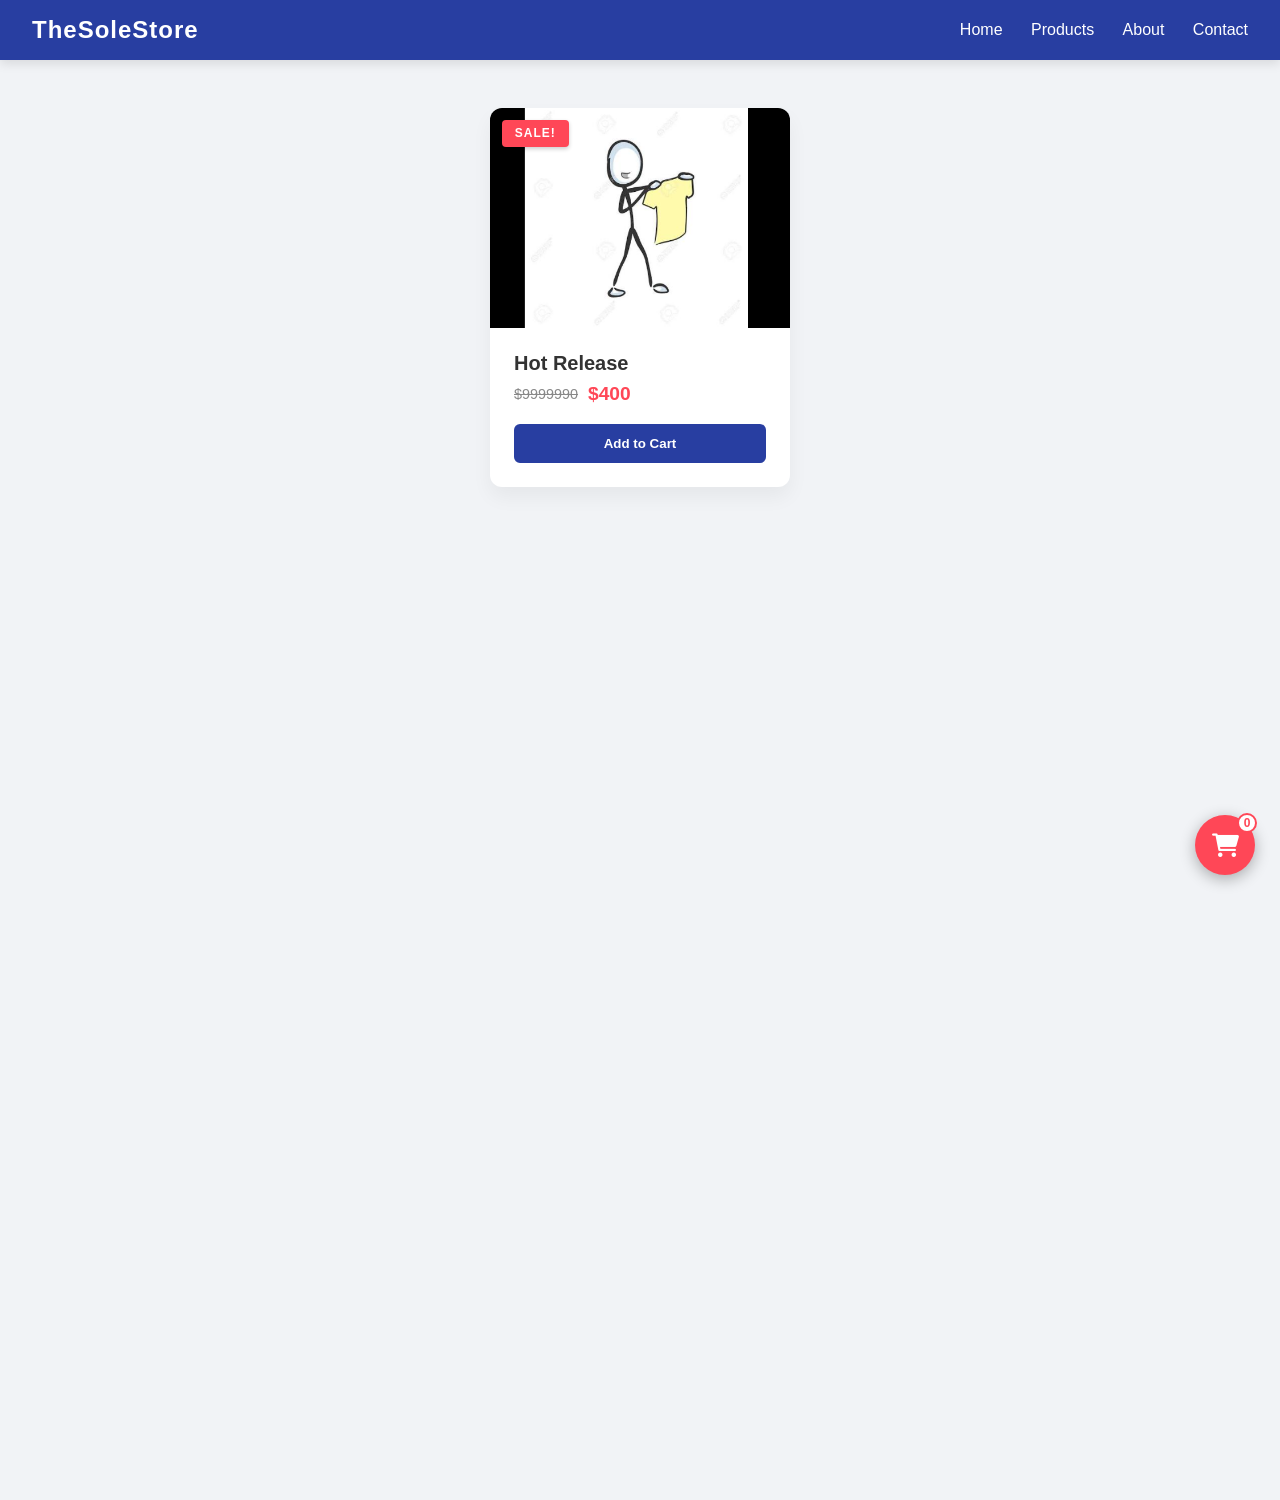
<file: website/index.html>
<!DOCTYPE html>
<html lang="en">
<head>
    <meta charset="UTF-8">
    <meta name="viewport" content="width=device-width, initial-scale=1.0">
    <title>The Sole Store</title>
    <link rel="stylesheet" href="https://cdnjs.cloudflare.com/ajax/libs/font-awesome/6.0.0/css/all.min.css">
    <link rel="stylesheet" href="style.css">
</head>
<body>

    <header class="navbar">
        <div class="logo">TheSoleStore</div>
        <nav class="nav-links">
            <a href="#">Home</a>
            <a href="#">Products</a>
            <a href="#">About</a>
            <a href="#">Contact</a>
        </nav>
    </header>

    <main class="main-content">
        <div class="products-container">
            
            <div class="product-card">
                <div class="image-container">
                    <img src="shop.jpg" alt="Hot Release Shoe">
                    <span class="badge-sale">SALE!</span>
                </div>
                
                <div class="card-details">
                    <h3>Hot Release</h3>
                    <div class="price-section">
                        <span class="old-price">$9999990</span>
                        <span class="new-price">$400</span>
                    </div>
                    <button class="btn-add-to-cart">Add to Cart</button>
                </div>
            </div>

        </div>
    </main>

    <div class="floating-cart">
        <i class="fas fa-shopping-cart"></i>
        <span class="cart-count">0</span>
    </div>

</body>
</html>
</file>
<file: style.css>
/* --- THEME VARIABLES --- */
:root {
    /* Dark Theme (Default) */
    --bg-main: #07090e;
    --bg-card: rgba(15, 20, 31, 0.65);
    --bg-card-hover: rgba(25, 33, 50, 0.85);
    
    /* Subheading Glass Background Variables */
    --glass-subheading-bg: rgba(255, 255, 255, 0.05);
    --glass-subheading-border: rgba(255, 255, 255, 0.12);

    --text-main: #f1f5f9;
    --text-muted: #94a3b8;
    --text-inverse: #0f172a;

    --border-glass: rgba(255, 255, 255, 0.08);
    --border-hover: rgba(99, 102, 241, 0.5);

    --primary-color: #6366f1;
    --primary-glow: rgba(99, 102, 241, 0.35);
    --accent-cyan: #06b6d4;
    --accent-emerald: #10b981;

    --navbar-bg: rgba(7, 9, 14, 0.8);

    --font-sans: 'Plus Jakarta Sans', sans-serif;
    --font-mono: 'JetBrains Mono', monospace;

    --transition: all 0.3s cubic-bezier(0.16, 1, 0.3, 1);
}

/* Light Theme Variables */
[data-theme="light"] {
    --bg-main: #f1f5f9;
    --bg-card: rgba(255, 255, 255, 0.75);
    --bg-card-hover: rgba(255, 255, 255, 0.95);

    --glass-subheading-bg: rgba(0, 0, 0, 0.04);
    --glass-subheading-border: rgba(0, 0, 0, 0.08);

    --text-main: #0f172a;
    --text-muted: #64748b;
    --text-inverse: #f8fafc;

    --border-glass: rgba(0, 0, 0, 0.08);
    --border-hover: rgba(99, 102, 241, 0.6);

    --navbar-bg: rgba(241, 245, 249, 0.8);
}

/* Reset */
* {
    margin: 0;
    padding: 0;
    box-sizing: border-box;
}

html {
    scroll-behavior: smooth;
    background-color: var(--bg-main);
    color: var(--text-main);
    font-family: var(--font-sans);
    transition: background-color 0.4s ease, color 0.4s ease;
}

body {
    position: relative;
    overflow-x: hidden;
    min-height: 100vh;
    line-height: 1.6;
}

/* --- BOLD MAIN HEADINGS --- */
h1, h2, .nav-brand {
    font-weight: 900 !important;
    letter-spacing: -0.02em;
}

.hero-title {
    font-size: 3.8rem;
    font-weight: 900;
    line-height: 1.1;
    margin-bottom: 16px;
}

.section-heading h2 {
    font-size: 2.25rem;
    font-weight: 900;
}

/* --- TRANSPARENT GLASS SUBHEADINGS --- */
.glass-subheading {
    display: inline-block;
    background: var(--glass-subheading-bg) !important;
    -webkit-backdrop-filter: blur(12px) saturate(180%);
    backdrop-filter: blur(12px) saturate(180%);
    border: 1px solid var(--glass-subheading-border) !important;
    border-radius: 8px;
    padding: 6px 14px;
    box-shadow: 0 4px 15px rgba(0, 0, 0, 0.05);
}

/* Canvas Background */
#bg-canvas {
    position: fixed;
    top: 0;
    left: 0;
    width: 100vw;
    height: 100vh;
    z-index: -1;
    pointer-events: none;
}

/* Scroll Progress Bar */
#progress-bar {
    position: fixed;
    top: 0;
    left: 0;
    height: 3px;
    background: linear-gradient(90deg, var(--primary-color), var(--accent-cyan));
    z-index: 1000;
    width: 0%;
}

.container {
    max-width: 1040px;
    margin: 0 auto;
    padding: 0 24px;
}

.glassmorphism {
    background: var(--bg-card);
    -webkit-backdrop-filter: blur(16px);
    backdrop-filter: blur(16px);
    border: 1px solid var(--border-glass);
    border-radius: 16px;
    transition: var(--transition);
}

/* Navbar */
.navbar {
    position: fixed;
    top: 0;
    width: 100%;
    height: 72px;
    display: flex;
    align-items: center;
    z-index: 900;
    background: var(--navbar-bg);
    -webkit-backdrop-filter: blur(16px);
    backdrop-filter: blur(16px);
    border-bottom: 1px solid var(--border-glass);
    transition: background-color 0.4s ease;
}

.nav-container {
    width: 100%;
    max-width: 1040px;
    margin: 0 auto;
    padding: 0 24px;
    display: flex;
    justify-content: space-between;
    align-items: center;
}

.nav-brand {
    font-size: 1.35rem;
    color: var(--text-main);
    text-decoration: none;
    font-family: var(--font-mono);
}

.brand-dot {
    color: var(--primary-color);
}

.nav-links {
    display: flex;
    gap: 32px;
}

.nav-links a {
    color: var(--text-muted);
    text-decoration: none;
    font-size: 0.9rem;
    font-weight: 600;
    transition: var(--transition);
}

.nav-links a:hover {
    color: var(--primary-color);
}

.nav-actions {
    display: flex;
    align-items: center;
    gap: 16px;
}

/* Theme Toggle Button Switch */
.theme-toggle-btn {
    background: var(--bg-card);
    border: 1px solid var(--border-glass);
    color: var(--text-main);
    width: 40px;
    height: 40px;
    border-radius: 50%;
    display: flex;
    align-items: center;
    justify-content: center;
    cursor: pointer;
    transition: var(--transition);
}

.theme-toggle-btn:hover {
    border-color: var(--primary-color);
    transform: scale(1.05);
}

[data-theme="dark"] .sun-icon { display: block; }
[data-theme="dark"] .moon-icon { display: none; }
[data-theme="light"] .sun-icon { display: none; }
[data-theme="light"] .moon-icon { display: block; }

/* Mobile Navigation Icon */
.menu-toggle {
    display: none;
    cursor: pointer;
}

.bar {
    display: block;
    width: 22px;
    height: 2px;
    margin: 5px 0;
    background-color: var(--text-main);
    transition: var(--transition);
}

/* Hero Section */
.hero {
    min-height: 100vh;
    display: flex;
    align-items: center;
    justify-content: center;
    text-align: center;
    padding-top: 90px;
}

.hero-container {
    max-width: 680px;
    padding: 0 24px;
}

.profile-glow-wrapper {
    width: 140px;
    height: 140px;
    margin: 0 auto 20px;
    border-radius: 50%;
    padding: 4px;
    background: linear-gradient(135deg, var(--primary-color), var(--accent-cyan));
    box-shadow: 0 0 30px var(--primary-glow);
    transition: var(--transition);
}

.profile-glow-wrapper:hover {
    transform: scale(1.04);
}

.profile-photo {
    width: 100%;
    height: 100%;
    object-fit: cover;
    border-radius: 50%;
    display: block;
}

.badge-status {
    background-clip: text;
    background-clip: text;
    background-clip: text;
    font-family: var(--font-mono);
    font-size: 0.78rem;
    color: var(--text-muted);
    border-radius: 30px;
    margin-bottom: 24px;
}

.pulse-dot {
    display: inline-block;
    width: 8px;
    height: 8px;
    border-radius: 50%;
    background-color: var(--accent-emerald);
    box-shadow: 0 0 8px var(--accent-emerald);
    margin-right: 6px;
}

.gradient-text {
    background: linear-gradient(135deg, var(--primary-color), var(--accent-cyan));
    background-clip: text;
    -webkit-background-clip: text;
    -webkit-text-fill-color: transparent;
}

.hero-role {
    font-size: 1.1rem;
    color: var(--primary-color);
    font-weight: 600;
    margin-bottom: 20px;
}

.hero-description {
    color: var(--text-muted);
    font-size: 1rem;
    margin-bottom: 32px;
}

.hero-buttons {
    display: flex;
    gap: 16px;
    justify-content: center;
}

.btn {
    padding: 12px 28px;
    border-radius: 30px;
    font-size: 0.9rem;
    font-weight: 700;
    text-decoration: none;
    transition: var(--transition);
    cursor: pointer;
}

.btn-primary {
    background: var(--primary-color);
    color: #ffffff;
    box-shadow: 0 4px 20px var(--primary-glow);
}

.btn-primary:hover {
    transform: translateY(-2px);
    opacity: 0.95;
}

.btn-secondary {
    background: var(--bg-card);
    color: var(--text-main);
    border: 1px solid var(--border-glass);
}

.btn-secondary:hover {
    border-color: var(--primary-color);
    transform: translateY(-2px);
}

/* Sections */
.section {
    padding: 90px 0;
}

.section-heading {
    text-align: center;
    margin-bottom: 50px;
}

.section-tag {
    font-family: var(--font-mono);
    font-size: 0.8rem;
    color: var(--primary-color);
    margin-bottom: 12px;
    font-weight: 700;
}

/* Section Reveal Animation */
.section-reveal {
    opacity: 0;
    transform: translateY(30px);
    transition: opacity 0.8s ease, transform 0.8s ease;
}

.section-reveal.visible {
    opacity: 1;
    transform: translateY(0);
}

/* About Grid */
.about-grid {
    display: grid;
    grid-template-columns: repeat(auto-fit, minmax(280px, 1fr));
    gap: 24px;
}

.about-card {
    padding: 32px;
}

.about-card:hover {
    border-color: var(--border-hover);
    transform: translateY(-4px);
}

.card-icon {
    font-size: 2rem;
    margin-bottom: 16px;
}

.about-card h3 {
    font-size: 1.15rem;
    font-weight: 700;
    margin-bottom: 12px;
}

.about-card p {
    color: var(--text-muted);
    font-size: 0.92rem;
}

/* Project Grid */
.project-grid {
    display: grid;
    grid-template-columns: repeat(auto-fit, minmax(320px, 1fr));
    gap: 24px;
}

.project-card {
    padding: 32px;
    position: relative;
}

.project-card:hover {
    border-color: var(--border-hover);
    transform: translateY(-6px);
    background: var(--bg-card-hover);
}

.project-badge {
    font-family: var(--font-mono);
    font-size: 0.72rem;
    color: var(--accent-cyan);
    margin-bottom: 14px;
    font-weight: 700;
}

.project-card h3 {
    font-size: 1.35rem;
    font-weight: 800;
    margin-bottom: 14px;
}

.project-card p {
    color: var(--text-muted);
    font-size: 0.92rem;
    margin-bottom: 20px;
}

.project-tags {
    display: flex;
    gap: 8px;
    margin-bottom: 20px;
    flex-wrap: wrap;
}

.project-tags span {
    font-family: var(--font-mono);
    font-size: 0.75rem;
    padding: 4px 10px;
    border-radius: 6px;
    background: var(--bg-main);
    border: 1px solid var(--border-glass);
    color: var(--text-muted);
}

.btn-link {
    color: var(--primary-color);
    text-decoration: none;
    font-weight: 700;
    font-size: 0.9rem;
}

/* Skills */
.skills-flex {
    display: flex;
    flex-wrap: wrap;
    gap: 12px;
    justify-content: center;
}

.skill-chip {
    font-family: var(--font-mono);
    font-size: 0.85rem;
    border-radius: 30px;
    transition: var(--transition);
}

.skill-chip:hover {
    border-color: var(--primary-color) !important;
    color: var(--primary-color);
    transform: translateY(-2px);
}

/* Contact */
.contact-box {
    padding: 48px;
    text-align: center;
}

.contact-box p {
    color: var(--text-muted);
    margin-top: 12px;
    margin-bottom: 32px;
}

.contact-buttons {
    display: flex;
    gap: 16px;
    justify-content: center;
    flex-wrap: wrap;
}

.contact-card-btn {
    display: flex;
    flex-direction: column;
    padding: 16px 24px;
    background: var(--bg-main);
    border: 1px solid var(--border-glass);
    border-radius: 12px;
    text-decoration: none;
    color: var(--text-main);
    transition: var(--transition);
    text-align: left;
}

.contact-card-btn span {
    font-family: var(--font-mono);
    font-size: 0.75rem;
    color: var(--text-muted);
}

.contact-card-btn strong {
    font-size: 0.95rem;
    margin-top: 6px;
    font-weight: 700;
}

.contact-card-btn:hover {
    border-color: var(--primary-color);
    transform: translateY(-2px);
}

/* Footer */
.footer {
    padding: 30px 0;
    border-top: 1px solid var(--border-glass);
}

.footer-content {
    display: flex;
    justify-content: space-between;
    align-items: center;
    font-size: 0.85rem;
    color: var(--text-muted);
}

.footer-status {
    font-family: var(--font-mono);
}

/* Responsive */
@media (max-width: 768px) {
    .hero-title { font-size: 2.5rem; }
    .hero-buttons { flex-direction: column; }
    .footer-content { flex-direction: column; gap: 12px; text-align: center; }

    .menu-toggle { display: block; }
    .nav-links {
        position: absolute;
        top: 72px;
        left: 0;
        width: 100%;
        background: var(--bg-main);
        flex-direction: column;
        align-items: center;
        padding: 24px 0;
        display: none;
        border-bottom: 1px solid var(--border-glass);
    }
    .nav-links.active { display: flex; }
}
/* --- CONTACT FORM & EXTENDED BUTTONS --- */
.contact-form-wrapper {
    margin-top: 40px;
    padding-top: 32px;
    border-top: 1px solid var(--border-glass);
    text-align: left;
}

.form-title {
    margin-bottom: 24px;
    font-size: 1.05rem;
    font-weight: 700;
}

.contact-form {
    display: flex;
    flex-direction: column;
    gap: 16px;
}

.form-group-row {
    display: flex;
    gap: 16px;
}

.form-input {
    width: 100%;
    padding: 14px 18px;
    background: var(--bg-main);
    border: 1px solid var(--border-glass);
    border-radius: 12px;
    color: var(--text-main);
    font-family: var(--font-sans);
    font-size: 0.95rem;
    outline: none;
    transition: var(--transition);
}

.form-input:focus {
    border-color: var(--primary-color);
    box-shadow: 0 0 12px var(--primary-glow);
}

.form-textarea {
    resize: vertical;
    min-height: 120px;
}

.form-submit-btn {
    align-self: flex-start;
    border: none;
    margin-top: 8px;
}

@media (max-width: 600px) {
    .form-group-row {
        flex-direction: column;
    }
    .form-submit-btn {
        width: 100%;
    }

    .social-buttons {
  display: flex;
  gap: 15px;
  align-items: center;
}

.btn {
  display: inline-flex;
  align-items: center;
  gap: 8px;
  padding: 10px 20px;
  font-size: 16px;
  font-weight: 600;
  text-decoration: none;
  border-radius: 6px;
  transition: transform 0.2s ease, background-color 0.2s ease;
  color: #ffffff;
}

/* GitHub Button Styling */
.btn.github {
  background-color: #24292e;
}

.btn.github:hover {
  background-color: #444c56;
  transform: translateY(-2px);
}

/* LinkedIn Button Styling */
.btn.linkedin {
  background-color: #0a66c2;
}

.btn.linkedin:hover {
  background-color: #004182;
  transform: translateY(-2px);
}
}
</file>
<file: calculator/style.css>
/* Reset and Base Styling */
* {
    margin: 0;
    padding: 0;
    box-sizing: border-box;
    font-family: 'Segoe UI', Tahoma, Geneva, Verdana, sans-serif;
}

body {
    display: flex;
    justify-content: center;
    align-items: center;
    min-height: 100vh;
    background: #6a8fec;
    overflow: hidden;
    perspective: 1000px; /* Crucial for enabling 3D space rendering */
}
body {
    background-color: #4972bd; /* A very light grey/blue */
    overflow: hidden; /* Prevents scrollbars if shapes go outside */
    position: relative;
}

body {
    background: radial-gradient(circle at center, #365f8b 0%, #3c66af 100%);
    height: 100vh;
    margin: 0;
    display: flex;
    justify-content: center;
    align-items: center;
}

body {
    margin: 0;
    padding: 0;
    width: 100%;
    height: 100vh;
    background: #0e4477; /* Deep blue base background */
    display: flex;
    justify-content: center;
    align-items: center;
    overflow: hidden; /* Ensures bubbles don't create scrollbars */
    position: relative;
}

body {
    margin: 0;
    padding: 0;
    width: 100%;
    height: 100vh;
    /* Use a darker background to make the light bubbles pop */
    background: #091122; 
    display: flex;
    justify-content: center;
    align-items: center;
    overflow: hidden;
    position: relative;
}

/* Base style for all bubbles */
.bubble {
    position: absolute;
    border-radius: 50%;
    filter: blur(120px); /* Increased blur for a softer, larger glow */
    opacity: 0.8;        /* Increased opacity to make them more visible */
    z-index: -1;
}

.b1 {
    width: 500px;
    height: 500px;
    background: #0077ff; 
    top: -100px;
    right: 5%;
}

.b2 {
    width: 400px;
    height: 400px;
    background: #7000ff;
    bottom: -50px;
    left: 5%;
}

.b3 {
    width: 350px;
    height: 350px;
    background: #00d4ff;
    top: 40%;
    left: 40%;
}

.calculator-container {
    background: rgba(197, 220, 253, 0.1);
    backdrop-filter: blur(10px);
    border: 1px solid rgba(182, 199, 255, 0.2);
    box-shadow: 0 8px 32px 0 rgba(185, 211, 250, 0.37);
    border-radius: 20px;
    padding: 20px;
}

/* Animated Cartoonish Background Components */
.bg-animation {
    position: absolute;
    width: 100%;
    height: 100%;
    z-index: -1;
    filter: blur(80px); /* Gives the smooth, cartoon-pop ambient look */
}

.blob {
    position: absolute;
    border-radius: 50%;
    opacity: 0.6;
    animation: floatAround 20s infinite alternate ease-in-out;
}

.blob-1 {
    width: 400px;
    height: 400px;
    background: #072846;
    top: -10%;
    left: -10%;
}

.blob-2 {
    width: 500px;
    height: 500px;
    background: #510475;
    bottom: -20%;
    right: -10%;
    animation-delay: -5s;
}

.blob-3 {
    width: 300px;
    height: 300px;
    background: #3e0a72;
    top: 40%;
    left: 50%;
    animation-delay: -10s;
}

@keyframes floatAround {
    0% { transform: translate(0px, 0px) scale(1); }
    50% { transform: translate(60px, -80px) scale(1.2); }
    100% { transform: translate(-40px, 40px) scale(0.9); }
}

/* 3D Calculator Frame Styling */
.calculator-container {
    transform: rotateX(15deg) rotateY(-10deg); /* Angles the unit slightly for structural depth */
    transition: transform 0.5s ease;
}

.calculator-container:hover {
    transform: rotateX(10deg) rotateY(-5deg); /* Dynamic subtle hover tilt */
}

.calculator-3d {
    width: 360px;
    background: linear-gradient(135deg, #0e144e, #2f56b3);
    padding: 25px;
    border-radius: 24px;
    /* Layered multi-shadow technique to generate 3D block thickness */
    box-shadow: 
        -1px 1px 0px #333349,
        -2px 2px 0px #334155,
        -3px 3px 0px #334155,
        -4px 4px 0px #1e293b,
        -5px 5px 0px #1e293b,
        -15px 20px 30px rgba(0, 0, 0, 0.7);
    border: 1px solid rgba(255, 255, 255, 0.08);
}

/* Glassmorphism Calculator Display Screen */
.screen {
    background: rgba(11, 18, 36, 0.6);
    border-radius: 16px;
    padding: 20px;
    margin-bottom: 25px;
    text-align: right;
    word-wrap: break-word;
    word-break: break-all;
    border: 1px solid rgba(255, 255, 255, 0.05);
    box-shadow: inset 0px 4px 10px rgba(0, 0, 0, 0.5);
}

.previous-operand {
    color: #92abce;
    font-size: 1.1rem;
    min-height: 24px;
}

.current-operand {
    color: #ffffff;
    font-size: 2.5rem;
    font-weight: 600;
    margin-top: 5px;
    text-shadow: 0 0 10px rgba(0, 242, 254, 0.4);
}

/* Layout Button Matrix */
.buttons-grid {
    display: grid;
    grid-template-columns: repeat(4, 1fr);
    gap: 16px;
}

.span-two {
    grid-column: span 2;
}

/* 3D Button Mechanics */
.btn {
    cursor: pointer;
    font-size: 1.25rem;
    font-weight: 600;
    border: none;
    border-radius: 12px;
    padding: 16px 0;
    background: #334155;
    color: #f8fafc;
    position: relative;
    /* Generates base thickness underneath the individual keys */
    box-shadow: 0px 5px 0px #1e293b, 0px 8px 10px rgba(0, 0, 0, 0.4);
    transition: all 0.1s ease;
}

.btn:active {
    /* Simulates physically pressing the button into the chassis */
    transform: translateY(4px);
    box-shadow: 0px 1px 0px #1e293b, 0px 2px 5px rgba(0, 0, 0, 0.4);
}

/* Distinctive Branding Key Variant Colors */
.btn-operator {
    background: #772dbb;
    color: #fff;
    box-shadow: 0px 5px 0px #4c1d95, 0px 8px 10px rgba(0, 0, 0, 0.4);
}
.btn-operator:active {
    box-shadow: 0px 1px 0px #4c1d95, 0px 2px 5px rgba(0, 0, 0, 0.4);
}

.btn-clear {
    background: #ef4444;
    color: #fff;
    box-shadow: 0px 5px 0px #991b1b, 0px 8px 10px rgba(0, 0, 0, 0.4);
}
.btn-clear:active {
    box-shadow: 0px 1px 0px #991b1b, 0px 2px 5px rgba(0, 0, 0, 0.4);
}

.btn-delete {
    background: #f59e0b;
    color: #fff;
    box-shadow: 0px 5px 0px #b45309, 0px 8px 10px rgba(0, 0, 0, 0.4);
}
.btn-delete:active {
    box-shadow: 0px 1px 0px #b45309, 0px 2px 5px rgba(0, 0, 0, 0.4);
}

.btn-equals {
    background: linear-gradient(135deg, #00f2fe, #4facfe);
    color: #0f172a;
    box-shadow: 0px 5px 0px #0072b5, 0px 8px 10px rgba(0, 0, 0, 0.4);
}
.btn-equals:active {
    box-shadow: 0px 1px 0px #0072b5, 0px 2px 5px rgba(0, 0, 0, 0.4);
}
</file>
<file: todo-list-app/style.css>
* {
    box-sizing: border-box;
    margin: 0;
    padding: 0;
}

body {
    background-color: #0f172a;
    font-family: 'Segoe UI', Tahoma, Geneva, Verdana, sans-serif;
    display: flex;
    justify-content: center;
    align-items: center;
    min-height: 100vh;
}

.card {
    background-color: #ffffff;
    padding: 2.5rem;
    border-radius: 16px;
    box-shadow: 0 10px 25px rgba(0, 0, 0, 0.3);
    width: 100%;
    max-width: 420px;
}

h1 {
    color: #1e293b;
    font-size: 1.8rem;
    margin-bottom: 0.3rem;
}

.subtitle {
    color: #64748b;
    font-size: 0.9rem;
    margin-bottom: 1.5rem;
}

.input-group {
    display: flex;
    gap: 0.5rem;
    margin-bottom: 1.5rem;
}

input[type="text"] {
    flex: 1;
    border: 2px solid #cbd5e1;
    border-radius: 8px;
    padding: 0.6rem 0.8rem;
    font-size: 0.95rem;
    outline: none;
    transition: border-color 0.2s ease;
}

input[type="text"]:focus {
    border-color: #2563eb;
}

/* Original Add Button preserved */
.btn-add {
    background-color: #2563eb;
    color: #ffffff;
    border: none;
    border-radius: 8px;
    padding: 0.6rem 1.2rem;
    font-size: 0.95rem;
    font-weight: 600;
    cursor: pointer;
    transition: background-color 0.2s ease;
}

.btn-add:hover {
    background-color: #1d4ed8;
}

.task-list {
    list-style: none;
    margin-bottom: 1rem;
}

.task-item {
    background-color: #f8fafc;
    border: 1px solid #e2e8f0;
    border-radius: 8px;
    padding: 0.6rem 0.8rem;
    display: flex;
    justify-content: space-between;
    align-items: center;
    margin-bottom: 0.6rem;
}

.task-text {
    color: #334155;
    font-size: 0.95rem;
    word-break: break-word;
}

.actions {
    display: flex;
    gap: 0.4rem;
}

/* New Edit Button Accent */
.btn-edit {
    background-color: #059669;
    color: #ffffff;
    border: none;
    border-radius: 6px;
    padding: 0.4rem 0.7rem;
    font-size: 0.85rem;
    font-weight: 500;
    cursor: pointer;
    transition: background-color 0.2s ease;
}

.btn-edit:hover {
    background-color: #047857;
}

.btn-delete {
    background-color: #dc2626;
    color: #ffffff;
    border: none;
    border-radius: 6px;
    padding: 0.4rem 0.7rem;
    font-size: 0.85rem;
    font-weight: 500;
    cursor: pointer;
    transition: background-color 0.2s ease;
}

.btn-delete:hover {
    background-color: #b91c1c;
}

.btn-clear {
    background-color: #334155;
    color: #ffffff;
    border: none;
    border-radius: 8px;
    width: 100%;
    padding: 0.75rem;
    font-size: 0.95rem;
    font-weight: 600;
    cursor: pointer;
    transition: background-color 0.2s ease;
}

.btn-clear:hover {
    background-color: #1e293b;
}
</file>
<file: website/style.css>
/* --- General Reset --- */
* {
    margin: 0;
    padding: 0;
    box-sizing: border-box;
    font-family: 'Segoe UI', Tahoma, Geneva, Verdana, sans-serif;
}

body {
    background-color: #f1f3f6; /* Readable background color */
    color: #333;
    min-height: 1500px; /* Scroll check karne ke liye page ki height barhai hai */
}

/* --- 1. Sticky Navigation Bar --- */
.navbar {
    position: -webkit-sticky; /* For Safari */
    position: sticky;
    top: 0;
    left: 0;
    width: 100%;
    background-color: #283ea1; /* Deep Professional Blue */
    color: #ffffff;
    display: flex;
    justify-content: space-between;
    align-items: center;
    padding: 1rem 2rem;
    z-index: 1000; /* Taake scroll karte waqt navbar cards ke peeche na chhupe */
    box-shadow: 0 4px 10px rgba(0, 0, 0, 0.1);
}

.navbar .logo {
    font-size: 1.5rem;
    font-weight: bold;
    letter-spacing: 1px;
}

.nav-links a {
    color: #ffffff;
    text-decoration: none;
    margin-left: 1.5rem;
    font-weight: 500;
    transition: color 0.3s ease;
}

.nav-links a:hover {
    color: #ff4757; /* Hover color change */
}

/* --- Layout Container --- */
.main-content {
    padding: 3rem 2rem;
    display: flex;
    justify-content: center;
}

.products-container {
    display: flex;
    gap: 20px;
    flex-wrap: wrap;
    justify-content: center;
}

/* --- 2. Product Card & Absolute Sale Badge --- */
.product-card {
    background: #ffffff;
    width: 300px;
    border-radius: 12px;
    overflow: hidden;
    box-shadow: 0 10px 20px rgba(0,0,0,0.05);
    transition: transform 0.3s ease;
}

.product-card:hover {
    transform: translateY(-5px);
}

/* Relative Parent */
.image-container {
    position: relative; 
    width: 100%;
    height: 220px;
}

.image-container img {
    width: 100%;
    height: 100%;
    object-fit: cover; /* Ensures the image doesn't distort */
}

/* Absolute Child Inside Relative Parent */
.badge-sale {
    position: absolute;
    top: 12px;
    left: 12px;
    background-color: #ff4757; /* Pop Red Color */
    color: #ffffff;
    padding: 0.4rem 0.8rem;
    font-size: 0.75rem;
    font-weight: bold;
    border-radius: 4px;
    text-transform: uppercase;
    letter-spacing: 1px;
    box-shadow: 0 2px 4px rgba(0, 0, 0, 0.2);
}

/* Card Body Details */
.card-details {
    padding: 1.5rem;
}

.card-details h3 {
    margin-bottom: 0.5rem;
    font-size: 1.25rem;
    color: #333;
}

.price-section {
    margin-bottom: 1.2rem;
    display: flex;
    gap: 10px;
    align-items: center;
}

.old-price {
    text-decoration: line-through;
    color: #888;
    font-size: 0.9rem;
}

.new-price {
    color: #ff4757;
    font-weight: bold;
    font-size: 1.2rem;
}

.btn-add-to-cart {
    width: 100%;
    padding: 0.75rem;
    background-color: #283ea1;
    color: white;
    border: none;
    border-radius: 6px;
    font-weight: 600;
    cursor: pointer;
    transition: background 0.2s ease;
}

.btn-add-to-cart:hover {
    background-color: #1e3080;
}

/* --- 3. Fixed Floating Shopping Cart Button --- */
.floating-cart {
    position: fixed;
    bottom: 25px;
    right: 25px;
    background-color: #ff4757;
    color: #ffffff;
    width: 60px;
    height: 60px;
    border-radius: 50%;
    display: flex;
    justify-content: center;
    align-items: center;
    box-shadow: 0 4px 15px rgba(0, 0, 0, 0.3);
    cursor: pointer;
    z-index: 999; /* Sticky navbar (1000) se neche aur main content se upar rahega */
    transition: transform 0.2s ease, background-color 0.2s ease;
}

.floating-cart:hover {
    transform: scale(1.08);
    background-color: #ff2f43;
}

.floating-cart i {
    font-size: 1.5rem;
}

/* Cart Badge Count Inside Floating Cart */
.cart-count {
    position: absolute;
    top: -2px;
    right: -2px;
    background-color: #ffffff;
    color: #ff4757;
    font-size: 0.75rem;
    font-weight: bold;
    width: 20px;
    height: 20px;
    border-radius: 50%;
    display: flex;
    justify-content: center;
    align-items: center;
    border: 2px solid #ff4757;
}
/* --- 4. Responsiveness (Media Queries) --- */

/* Jab screen size 768px ya us se choti ho (Tablets aur Bade Mobiles) */
@media (max-width: 768px) {
    .navbar {
        flex-direction: column; /* Logo upar aur links neeche aa jayenge */
        gap: 10px;
        padding: 1rem;
    }

    .nav-links a {
        margin: 0 0.7rem; /* Links ke darmiyan space kam karne ke liye */
        font-size: 0.9rem;
    }

    .main-content {
        padding: 1.5rem 1rem; /* Mobile par padding kam kar di */
    }

    .product-card {
        width: 100%; /* Mobile screen par card poori width le lega */
        max-width: 340px; /* Lekin zyada se zyada 340px tak hi phaijega */
    }
}

/* Jab screen size 480px ya us se choti ho (Chote Mobiles) */
@media (max-width: 480px) {
    .nav-links {
        display: flex;
        flex-wrap: wrap;
        justify-content: center;
    }
    
    .floating-cart {
        bottom: 15px; /* Mobile par floating button thoda aur niche set kar diya */
        right: 15px;
        width: 50px;
        height: 50px;
    }
}
</file>
